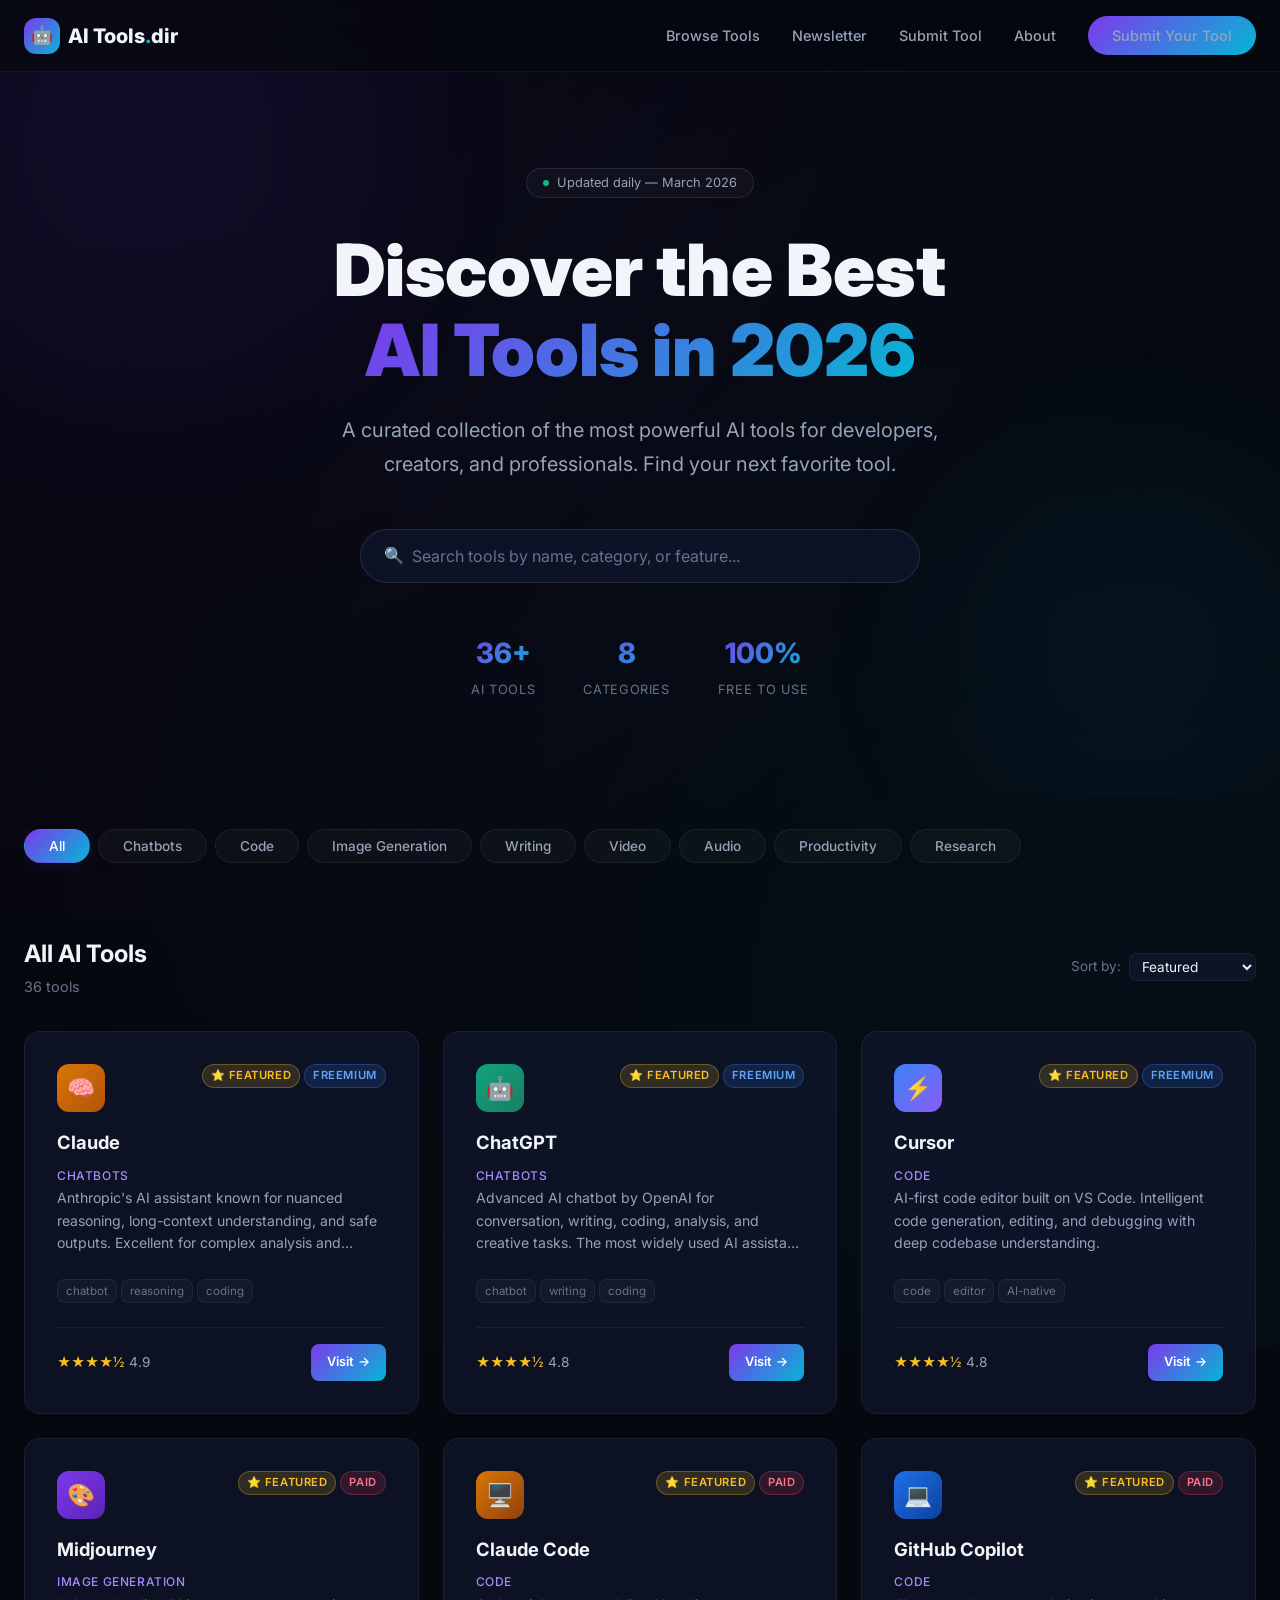
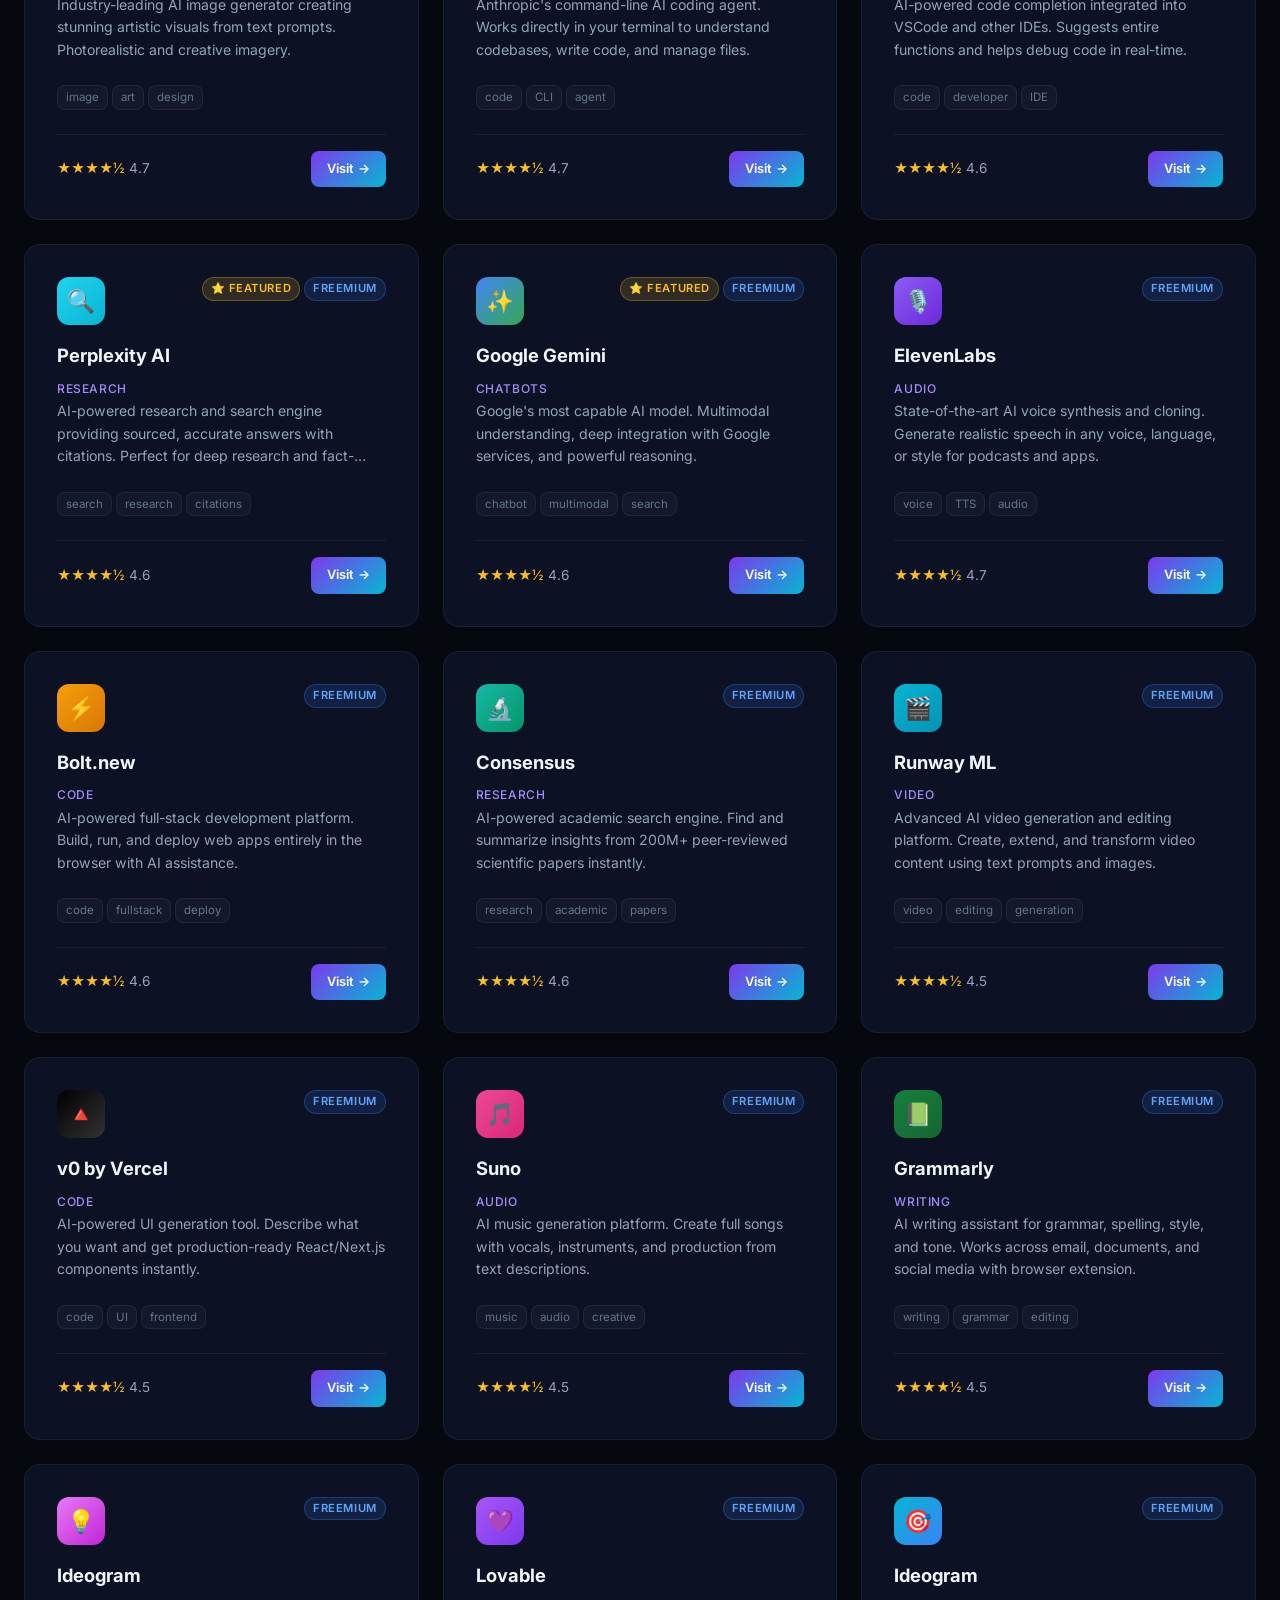
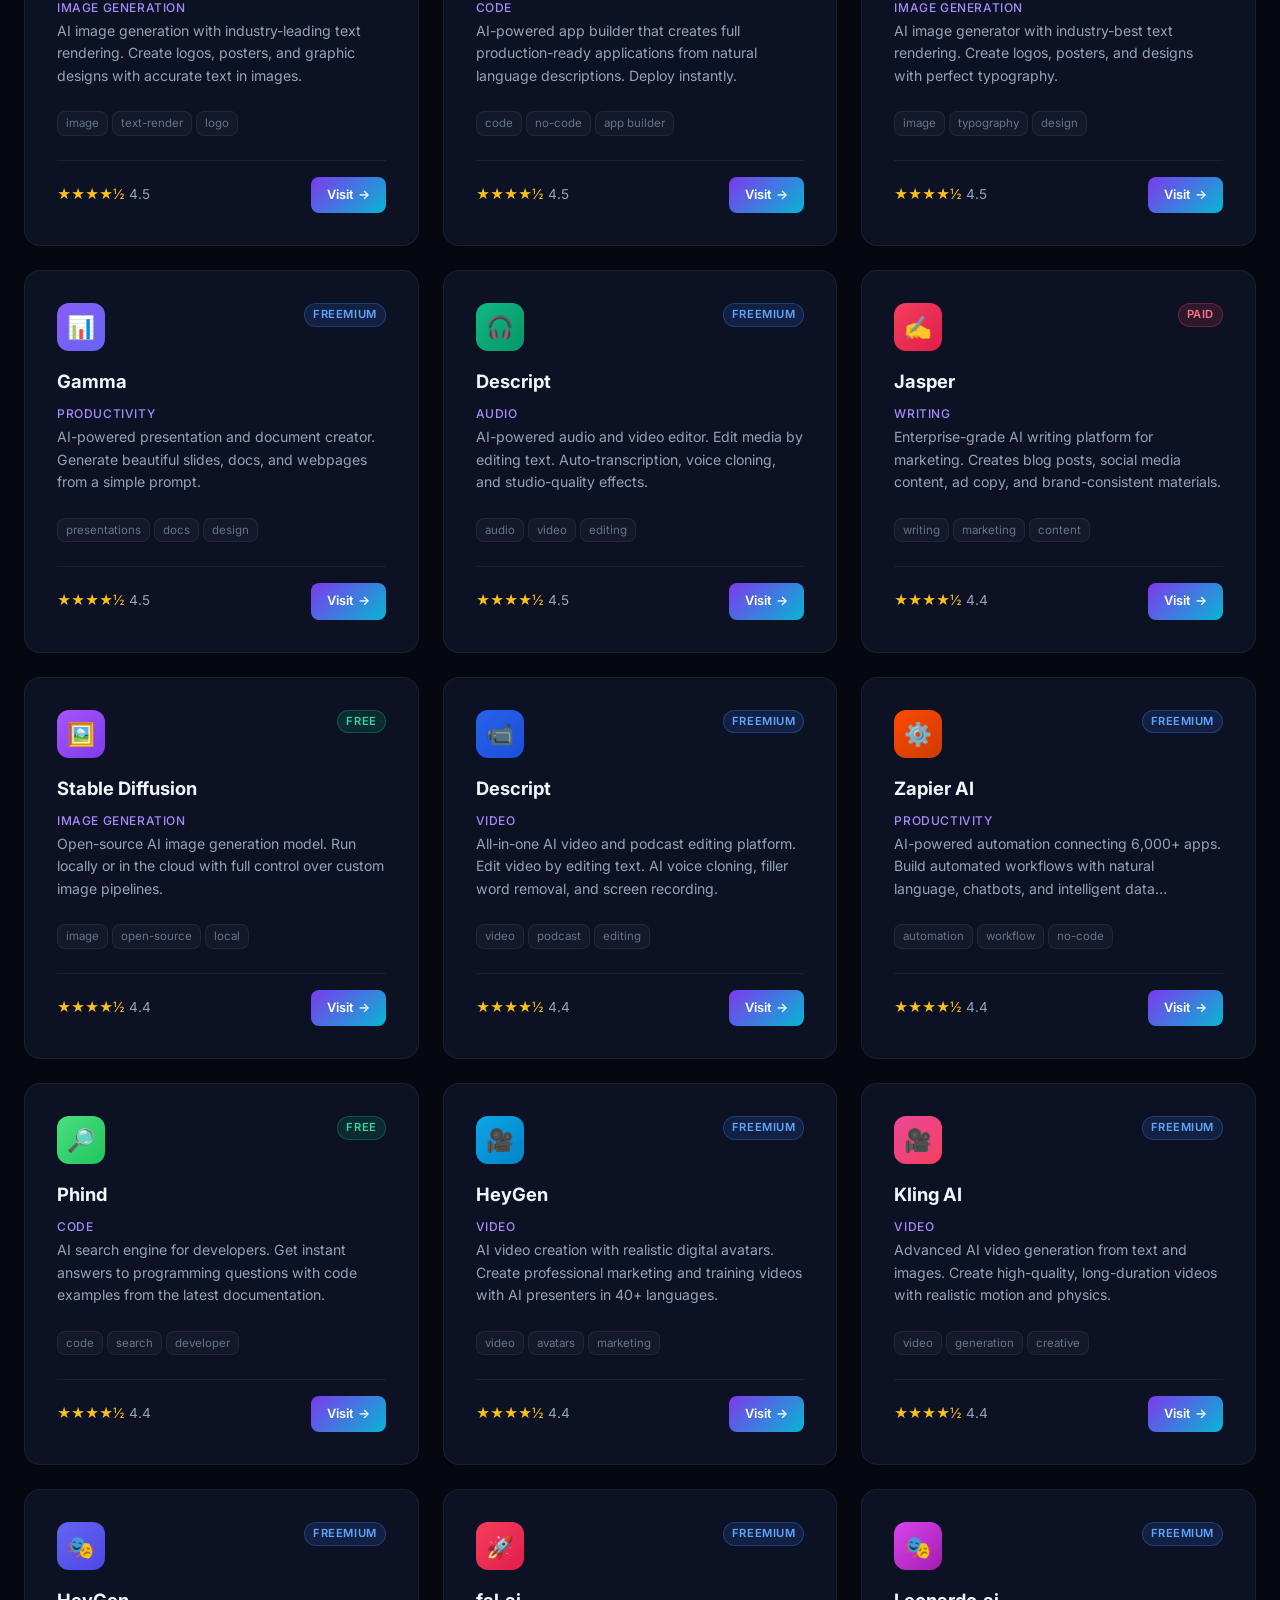
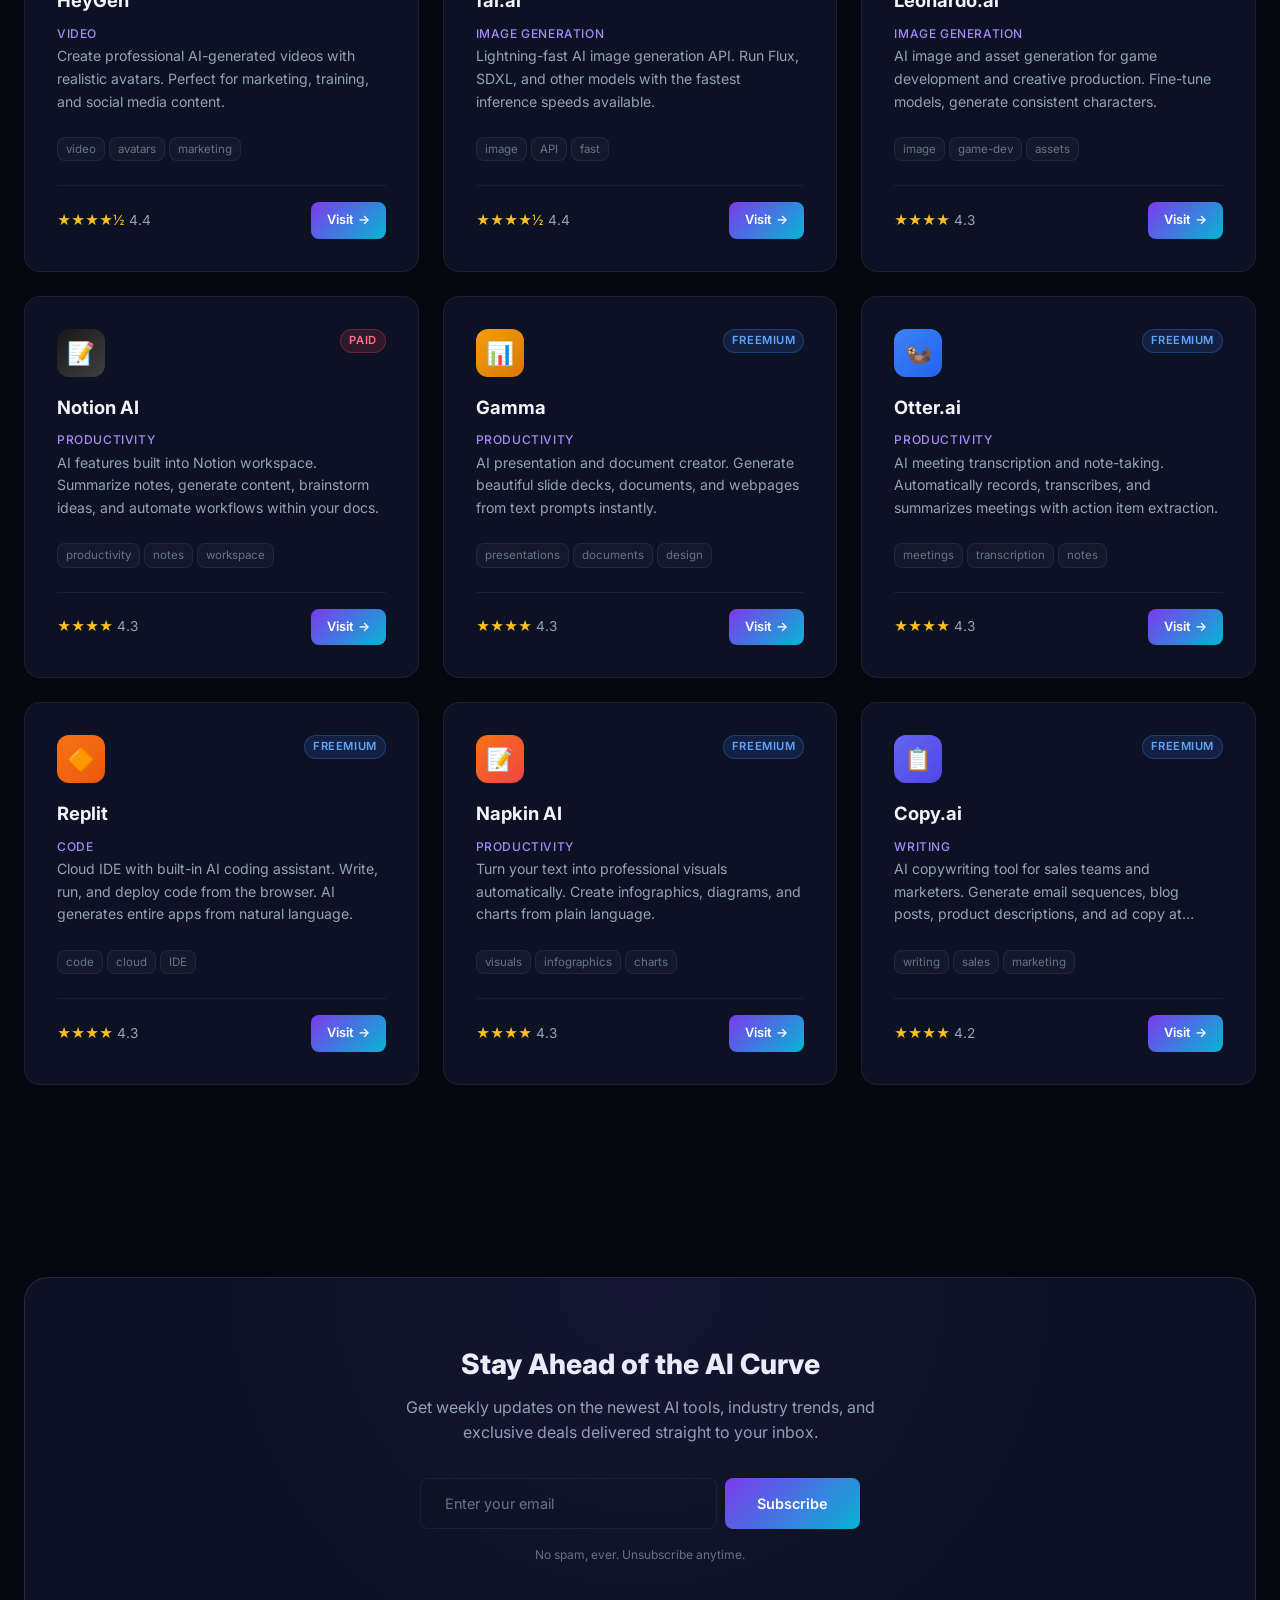
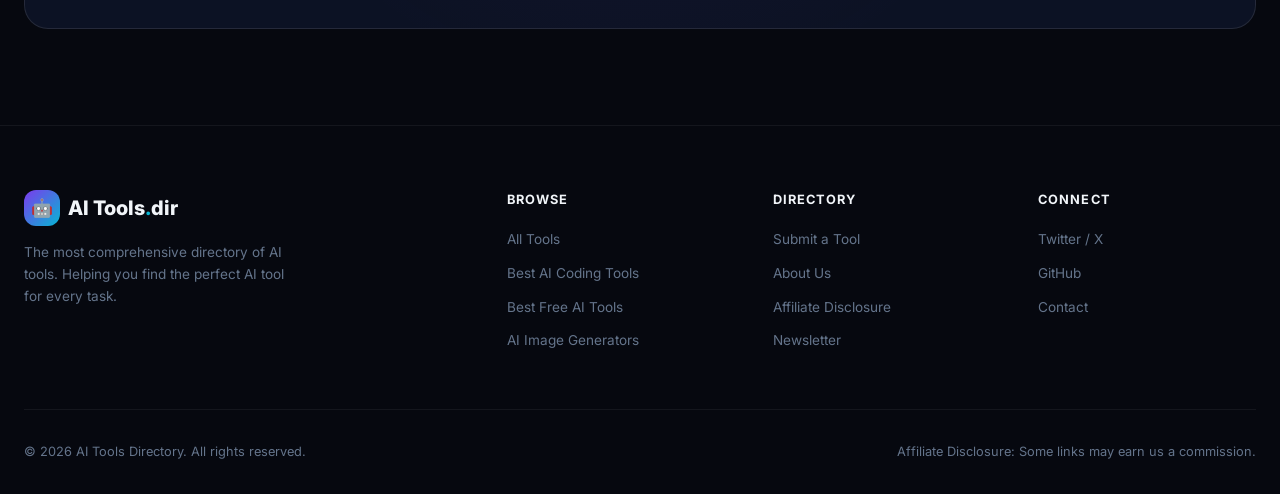
<file: index.html>
<!DOCTYPE html>
<html lang="en">
<head>
  <meta charset="UTF-8">
  <meta name="viewport" content="width=device-width, initial-scale=1.0">
  <title>AI Tools Directory — Discover the Best AI Tools in 2026</title>
  <meta name="description" content="Curated directory of 24+ best AI tools for developers, creators, and professionals. Find the perfect AI tool for coding, writing, image generation, video, audio, and productivity.">
  <meta name="keywords" content="AI tools, artificial intelligence, ChatGPT, Midjourney, GitHub Copilot, AI directory, best AI tools 2026">
  <meta name="author" content="AI Tools Directory">
  <meta name="robots" content="index, follow">

  <!-- Open Graph -->
  <meta property="og:type" content="website">
  <meta property="og:title" content="AI Tools Directory — Discover the Best AI Tools">
  <meta property="og:description" content="Curated directory of 24+ best AI tools for developers, creators, and professionals.">
  <meta property="og:url" content="https://earnest-strudel-fa4400.netlify.app">
  <meta property="og:site_name" content="AI Tools Directory">

  <!-- Twitter Card -->
  <meta name="twitter:card" content="summary_large_image">
  <meta name="twitter:title" content="AI Tools Directory — Discover the Best AI Tools">
  <meta name="twitter:description" content="Curated directory of 24+ best AI tools for developers, creators, and professionals.">

  <!-- Canonical -->
  <link rel="canonical" href="https://earnest-strudel-fa4400.netlify.app">

  <!-- Favicon -->
  <link rel="icon" href="data:image/svg+xml,<svg xmlns=%22http://www.w3.org/2000/svg%22 viewBox=%220 0 100 100%22><text y=%22.9em%22 font-size=%2290%22>🤖</text></svg>">

  <!-- Styles -->
  <link rel="stylesheet" href="css/style.css">

  <!-- JSON-LD Structured Data -->
  <script type="application/ld+json">
  {
    "@context": "https://schema.org",
    "@type": "WebSite",
    "name": "AI Tools Directory",
    "url": "https://earnest-strudel-fa4400.netlify.app",
    "description": "Curated directory of the best AI tools for developers, creators, and professionals.",
    "potentialAction": {
      "@type": "SearchAction",
      "target": "https://earnest-strudel-fa4400.netlify.app/?q={search_term_string}",
      "query-input": "required name=search_term_string"
    }
  }
  </script>

  <!-- Google Analytics — replace G-XXXXXXXXXX with your Measurement ID -->
  <!-- <script async src="https://www.googletagmanager.com/gtag/js?id=G-XXXXXXXXXX"></script>
  <script>
    window.dataLayer = window.dataLayer || [];
    function gtag(){dataLayer.push(arguments);}
    gtag('js', new Date());
    gtag('config', 'G-XXXXXXXXXX');
  </script> -->
</head>
<body>

  <!-- ========== HEADER ========== -->
  <header class="header" role="banner">
    <div class="container header__inner">
      <a href="/" class="header__logo" aria-label="AI Tools Directory Home">
        <span class="header__logo-icon">🤖</span>
        <span>AI Tools<span style="color: var(--accent-secondary)">.</span>dir</span>
      </a>

      <nav class="header__nav" id="main-nav" aria-label="Main navigation">
        <a href="#tools">Browse Tools</a>
        <a href="#newsletter">Newsletter</a>
        <a href="pages/submit.html">Submit Tool</a>
        <a href="pages/about.html">About</a>
        <a href="pages/submit.html" class="header__cta">Submit Your Tool</a>
      </nav>

      <button class="header__mobile-toggle" id="mobile-toggle" aria-label="Toggle menu">☰</button>
    </div>
  </header>

  <main>
    <!-- ========== HERO ========== -->
    <section class="hero">
      <div class="container">
        <div class="hero__badge">
          <span class="hero__badge-dot"></span>
          Updated daily — March 2026
        </div>

        <h1 class="hero__title">
          Discover the Best<br>
          <span class="hero__title-gradient">AI Tools in 2026</span>
        </h1>

        <p class="hero__subtitle">
          A curated collection of the most powerful AI tools for developers, 
          creators, and professionals. Find your next favorite tool.
        </p>

        <div class="hero__search">
          <span class="hero__search-icon">🔍</span>
          <input type="search"
                 id="search-input"
                 class="hero__search-input"
                 placeholder="Search tools by name, category, or feature..."
                 aria-label="Search AI tools"
                 autocomplete="off">
        </div>

        <div class="hero__stats">
          <div class="hero__stat">
            <span class="hero__stat-value" id="stat-tools">24+</span>
            <span class="hero__stat-label">AI Tools</span>
          </div>
          <div class="hero__stat">
            <span class="hero__stat-value" id="stat-categories">9</span>
            <span class="hero__stat-label">Categories</span>
          </div>
          <div class="hero__stat">
            <span class="hero__stat-value">100%</span>
            <span class="hero__stat-label">Free to Use</span>
          </div>
        </div>
      </div>
    </section>

    <!-- ========== CATEGORIES ========== -->
    <section class="categories" aria-label="Filter by category">
      <div class="container">
        <div class="categories__list" id="categories-list" role="tablist">
          <!-- Rendered by JS -->
        </div>
      </div>
    </section>

    <!-- ========== TOOLS GRID ========== -->
    <section class="tools-section" id="tools" aria-label="AI Tools Directory">
      <div class="container">
        <div class="tools-section__header">
          <div>
            <h2 class="tools-section__title">All AI Tools</h2>
            <span class="tools-section__count" id="tools-count">Loading...</span>
          </div>
          <div class="tools-section__sort">
            <label for="sort-select">Sort by:</label>
            <select id="sort-select">
              <option value="featured">Featured</option>
              <option value="rating">Highest Rated</option>
              <option value="name">Name A-Z</option>
              <option value="newest">Newest</option>
            </select>
          </div>
        </div>

        <div class="tools-grid" id="tools-grid">
          <!-- Rendered by JS -->
        </div>
      </div>
    </section>

    <!-- ========== NEWSLETTER ========== -->
    <section class="newsletter" id="newsletter">
      <div class="container">
        <div class="newsletter__card">
          <h2 class="newsletter__title">Stay Ahead of the AI Curve</h2>
          <p class="newsletter__subtitle">
            Get weekly updates on the newest AI tools, industry trends, 
            and exclusive deals delivered straight to your inbox.
          </p>
          <form class="newsletter__form" id="newsletter-form">
            <input type="email"
                   class="newsletter__input"
                   placeholder="Enter your email"
                   aria-label="Email address"
                   required>
            <button type="submit" class="newsletter__button">Subscribe</button>
          </form>
          <p class="newsletter__disclaimer">No spam, ever. Unsubscribe anytime.</p>
          <p class="newsletter__success" id="newsletter-success">
            ✅ You're in! Check your email for confirmation.
          </p>
        </div>
      </div>
    </section>
  </main>

  <!-- ========== FOOTER ========== -->
  <footer class="footer" role="contentinfo">
    <div class="container">
      <div class="footer__inner">
        <div>
          <a href="/" class="header__logo">
            <span class="header__logo-icon">🤖</span>
            <span>AI Tools<span style="color: var(--accent-secondary)">.</span>dir</span>
          </a>
          <p class="footer__brand-desc">
            The most comprehensive directory of AI tools. Helping you find the perfect AI tool for every task.
          </p>
        </div>

        <div>
          <h3 class="footer__heading">Browse</h3>
          <ul class="footer__links">
            <li><a href="#tools">All Tools</a></li>
            <li><a href="pages/collections/best-ai-coding-tools.html">Best AI Coding Tools</a></li>
            <li><a href="pages/collections/best-free-ai-tools.html">Best Free AI Tools</a></li>
            <li><a href="pages/collections/best-ai-image-generators.html">AI Image Generators</a></li>
          </ul>
        </div>

        <div>
          <h3 class="footer__heading">Directory</h3>
          <ul class="footer__links">
            <li><a href="pages/submit.html">Submit a Tool</a></li>
            <li><a href="pages/about.html">About Us</a></li>
            <li><a href="pages/about.html#affiliate">Affiliate Disclosure</a></li>
            <li><a href="#newsletter">Newsletter</a></li>
          </ul>
        </div>

        <div>
          <h3 class="footer__heading">Connect</h3>
          <ul class="footer__links">
            <li><a href="https://twitter.com" target="_blank" rel="noopener">Twitter / X</a></li>
            <li><a href="https://github.com" target="_blank" rel="noopener">GitHub</a></li>
            <li><a href="mailto:hello@aitools.dir">Contact</a></li>
          </ul>
        </div>
      </div>

      <div class="footer__bottom">
        <span>&copy; 2026 AI Tools Directory. All rights reserved.</span>
        <span>
          <a href="pages/about.html#affiliate" style="color: var(--text-tertiary);">
            Affiliate Disclosure: Some links may earn us a commission.
          </a>
        </span>
      </div>
    </div>
  </footer>

  <!-- Scripts -->
  <script src="js/app.js"></script>
</body>
</html>
</file>
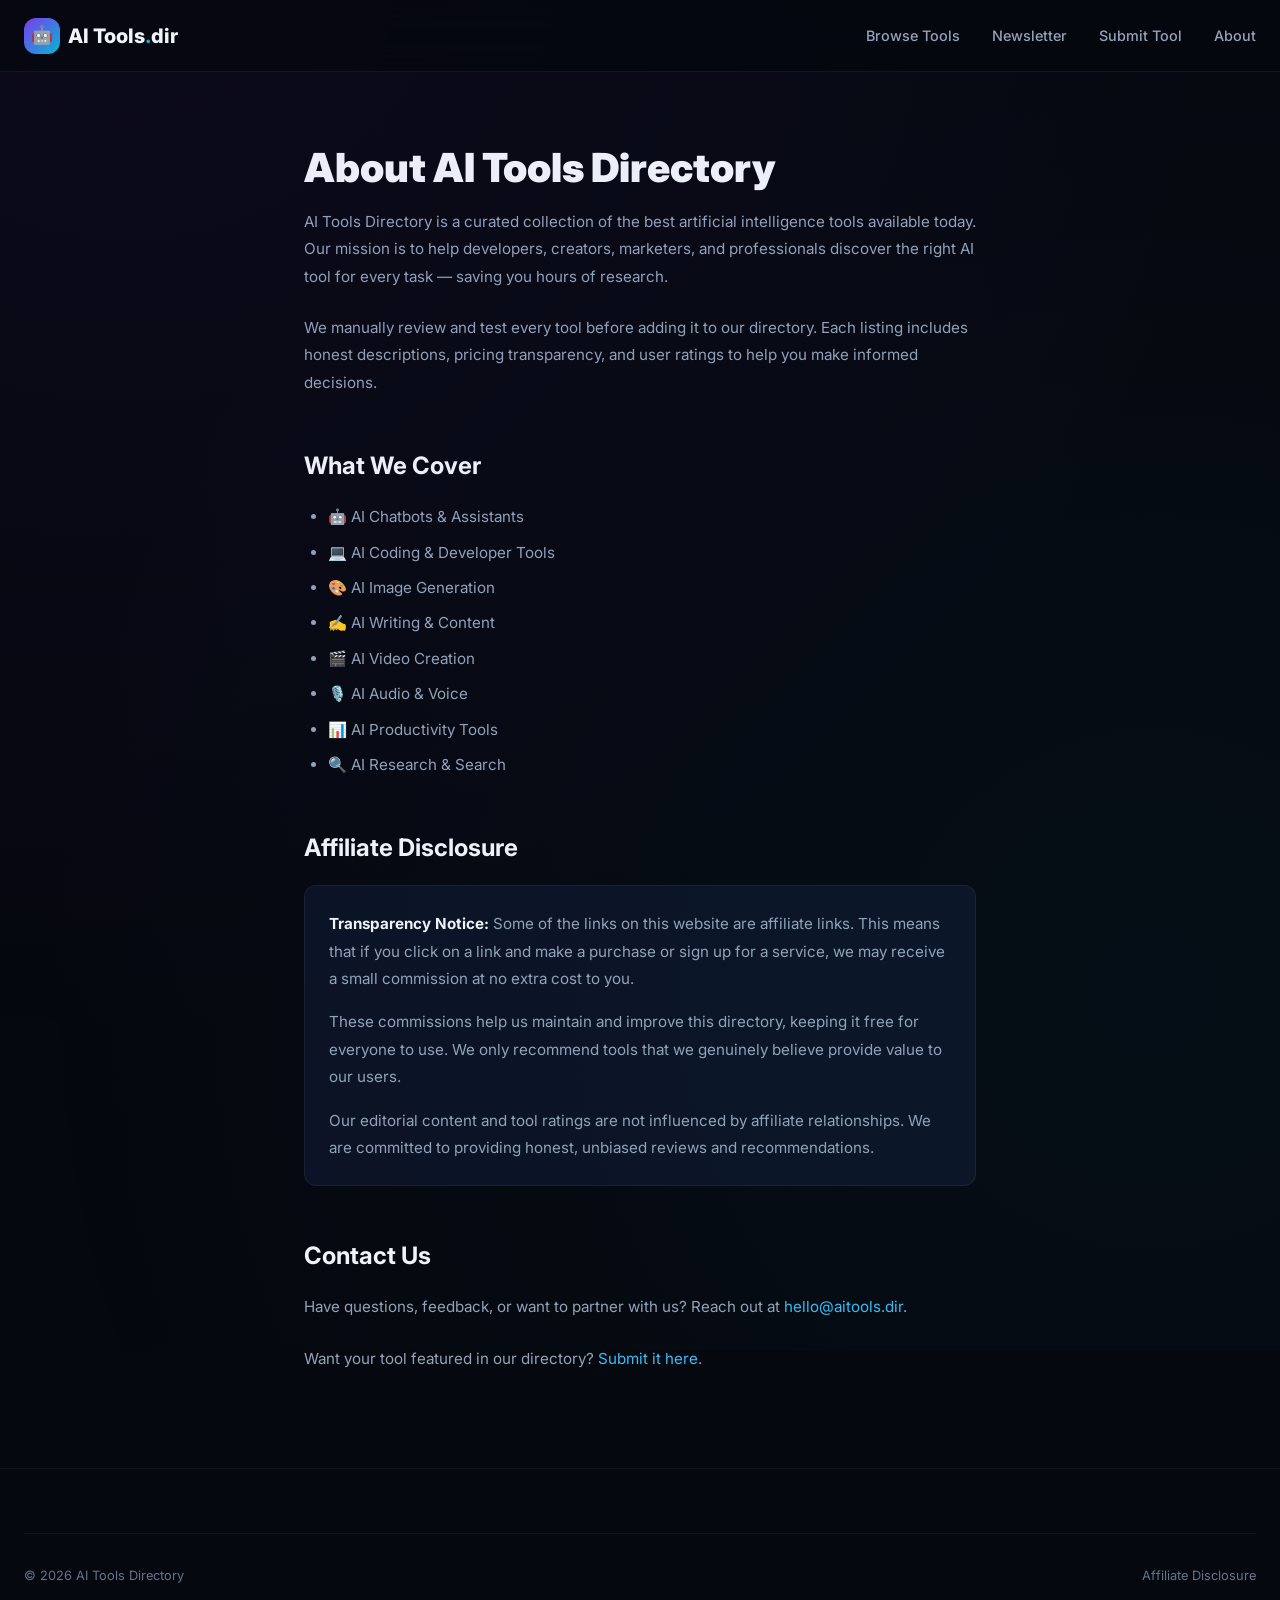
<file: pages/about.html>
<!DOCTYPE html>
<html lang="en">
<head>
  <meta charset="UTF-8">
  <meta name="viewport" content="width=device-width, initial-scale=1.0">
  <title>About — AI Tools Directory</title>
  <meta name="description" content="Learn about AI Tools Directory, our mission, and our affiliate disclosure policy.">
  <link rel="canonical" href="https://earnest-strudel-fa4400.netlify.app/pages/about.html">
  <link rel="icon" href="data:image/svg+xml,<svg xmlns=%22http://www.w3.org/2000/svg%22 viewBox=%220 0 100 100%22><text y=%22.9em%22 font-size=%2290%22>🤖</text></svg>">
  <link rel="stylesheet" href="../css/style.css">
</head>
<body>

  <header class="header" role="banner">
    <div class="container header__inner">
      <a href="../index.html" class="header__logo" aria-label="AI Tools Directory Home">
        <span class="header__logo-icon">🤖</span>
        <span>AI Tools<span style="color: var(--accent-secondary)">.</span>dir</span>
      </a>
      <nav class="header__nav" id="main-nav">
        <a href="../index.html#tools">Browse Tools</a>
        <a href="../index.html#newsletter">Newsletter</a>
        <a href="submit.html">Submit Tool</a>
        <a href="about.html">About</a>
      </nav>
      <button class="header__mobile-toggle" id="mobile-toggle" aria-label="Toggle menu">☰</button>
    </div>
  </header>

  <main class="page-content">
    <div class="container" style="max-width: 720px;">
      <h1 class="page-title">About AI Tools Directory</h1>
      
      <div style="color: var(--text-secondary); line-height: 1.8; font-size: 0.95rem;">
        <p style="margin-bottom: var(--space-lg);">
          AI Tools Directory is a curated collection of the best artificial intelligence tools 
          available today. Our mission is to help developers, creators, marketers, and professionals 
          discover the right AI tool for every task — saving you hours of research.
        </p>

        <p style="margin-bottom: var(--space-lg);">
          We manually review and test every tool before adding it to our directory. Each listing 
          includes honest descriptions, pricing transparency, and user ratings to help you make 
          informed decisions.
        </p>

        <h2 style="font-size: 1.5rem; color: var(--text-primary); margin: var(--space-2xl) 0 var(--space-md);">
          What We Cover
        </h2>

        <ul style="padding-left: var(--space-lg); margin-bottom: var(--space-xl);">
          <li style="margin-bottom: var(--space-sm);">🤖 AI Chatbots & Assistants</li>
          <li style="margin-bottom: var(--space-sm);">💻 AI Coding & Developer Tools</li>
          <li style="margin-bottom: var(--space-sm);">🎨 AI Image Generation</li>
          <li style="margin-bottom: var(--space-sm);">✍️ AI Writing & Content</li>
          <li style="margin-bottom: var(--space-sm);">🎬 AI Video Creation</li>
          <li style="margin-bottom: var(--space-sm);">🎙️ AI Audio & Voice</li>
          <li style="margin-bottom: var(--space-sm);">📊 AI Productivity Tools</li>
          <li style="margin-bottom: var(--space-sm);">🔍 AI Research & Search</li>
        </ul>

        <h2 id="affiliate" style="font-size: 1.5rem; color: var(--text-primary); margin: var(--space-2xl) 0 var(--space-md);">
          Affiliate Disclosure
        </h2>

        <div style="padding: var(--space-lg); background: var(--bg-card); border: 1px solid var(--border-subtle); border-radius: var(--radius-md); margin-bottom: var(--space-xl);">
          <p style="margin-bottom: var(--space-md);">
            <strong style="color: var(--text-primary);">Transparency Notice:</strong> 
            Some of the links on this website are affiliate links. This means that if you click 
            on a link and make a purchase or sign up for a service, we may receive a small 
            commission at no extra cost to you.
          </p>
          <p style="margin-bottom: var(--space-md);">
            These commissions help us maintain and improve this directory, keeping it free 
            for everyone to use. We only recommend tools that we genuinely believe provide 
            value to our users.
          </p>
          <p>
            Our editorial content and tool ratings are not influenced by affiliate relationships. 
            We are committed to providing honest, unbiased reviews and recommendations.
          </p>
        </div>

        <h2 style="font-size: 1.5rem; color: var(--text-primary); margin: var(--space-2xl) 0 var(--space-md);">
          Contact Us
        </h2>

        <p style="margin-bottom: var(--space-lg);">
          Have questions, feedback, or want to partner with us? Reach out at 
          <a href="mailto:hello@aitools.dir">hello@aitools.dir</a>.
        </p>

        <p>
          Want your tool featured in our directory? 
          <a href="submit.html">Submit it here</a>.
        </p>
      </div>
    </div>
  </main>

  <footer class="footer">
    <div class="container">
      <div class="footer__bottom">
        <span>&copy; 2026 AI Tools Directory</span>
        <a href="#affiliate" style="color: var(--text-tertiary);">Affiliate Disclosure</a>
      </div>
    </div>
  </footer>

  <script>
    const toggle = document.getElementById('mobile-toggle');
    const nav = document.getElementById('main-nav');
    if (toggle && nav) {
      toggle.addEventListener('click', () => {
        nav.classList.toggle('mobile-open');
        toggle.textContent = nav.classList.contains('mobile-open') ? '✕' : '☰';
      });
    }
    window.addEventListener('scroll', () => {
      document.querySelector('.header').classList.toggle('scrolled', window.scrollY > 20);
    }, { passive: true });
  </script>
</body>
</html>
</file>
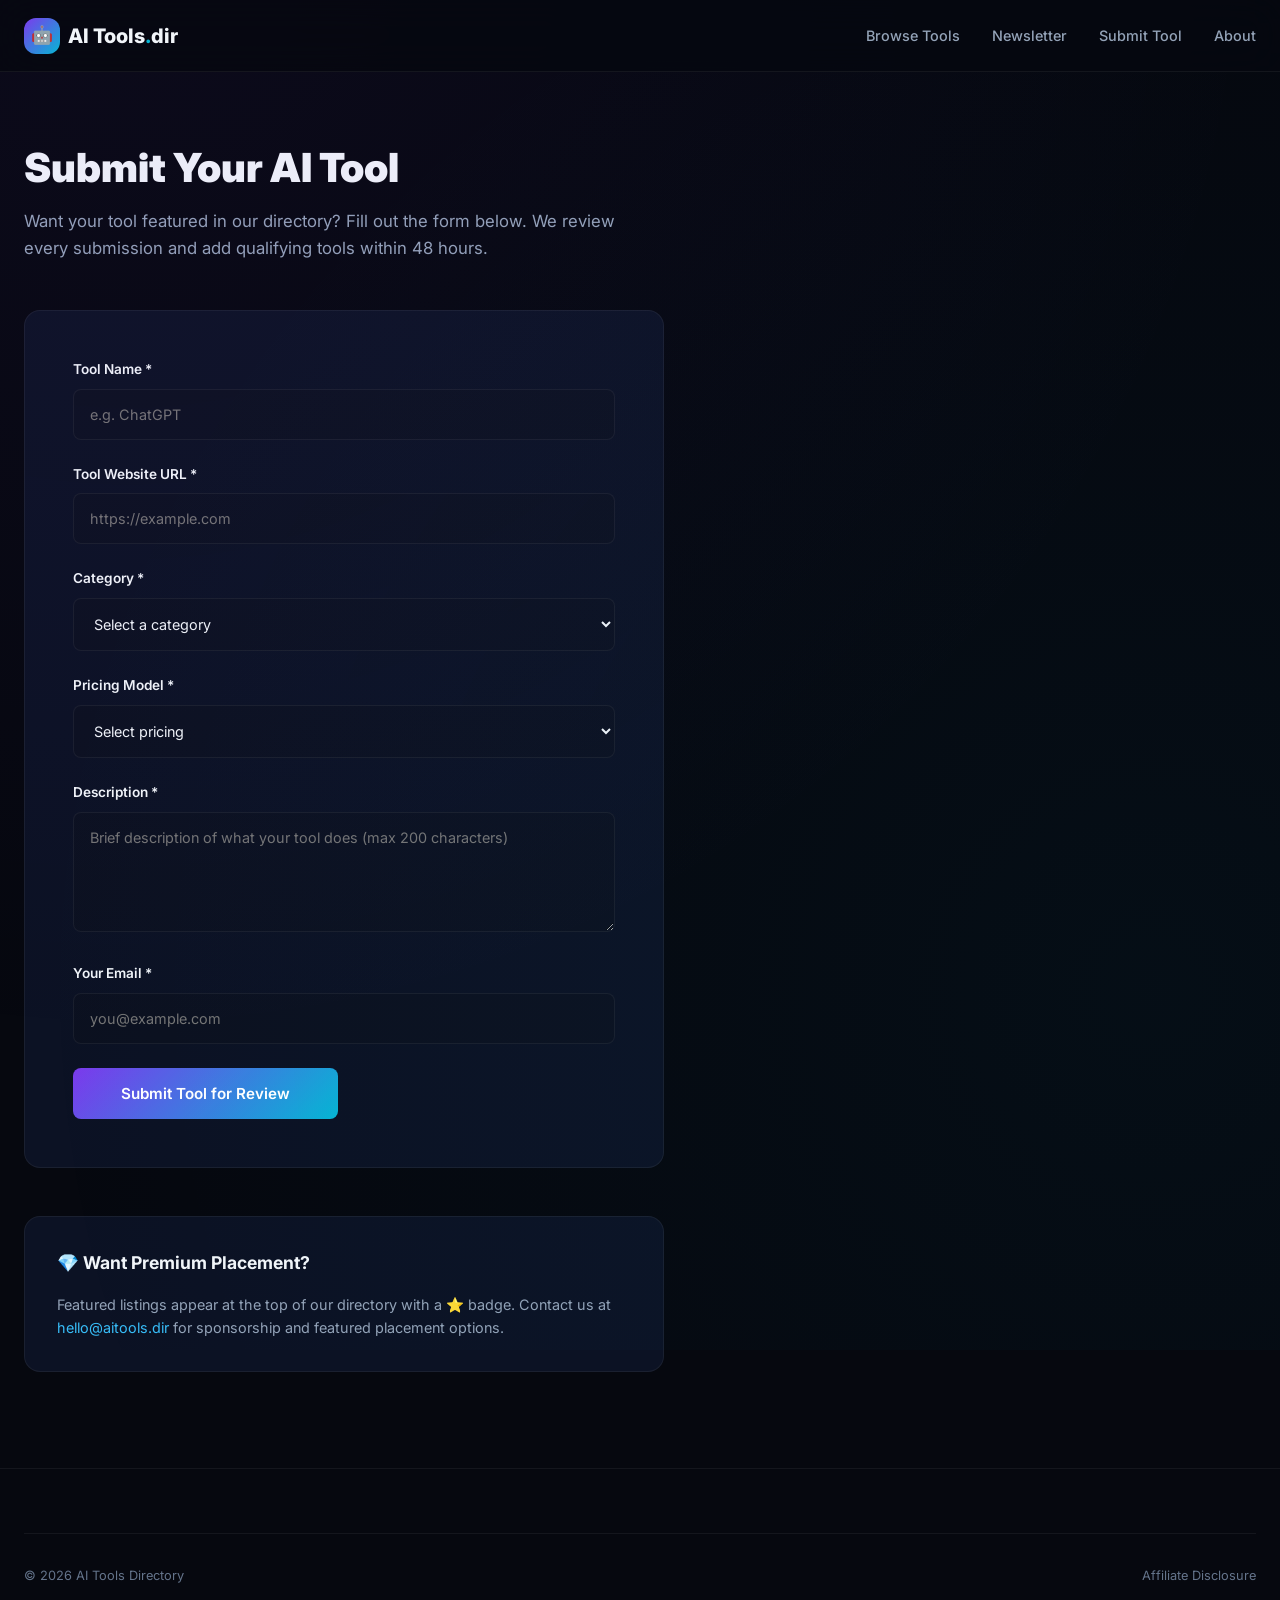
<file: pages/submit.html>
<!DOCTYPE html>
<html lang="en">
<head>
  <meta charset="UTF-8">
  <meta name="viewport" content="width=device-width, initial-scale=1.0">
  <title>Submit Your AI Tool — AI Tools Directory</title>
  <meta name="description" content="Submit your AI tool to be featured in our curated directory. Reach thousands of developers, creators, and professionals.">
  <link rel="canonical" href="https://earnest-strudel-fa4400.netlify.app/pages/submit.html">
  <link rel="icon" href="data:image/svg+xml,<svg xmlns=%22http://www.w3.org/2000/svg%22 viewBox=%220 0 100 100%22><text y=%22.9em%22 font-size=%2290%22>🤖</text></svg>">
  <link rel="stylesheet" href="../css/style.css">
</head>
<body>

  <header class="header" role="banner">
    <div class="container header__inner">
      <a href="../index.html" class="header__logo" aria-label="AI Tools Directory Home">
        <span class="header__logo-icon">🤖</span>
        <span>AI Tools<span style="color: var(--accent-secondary)">.</span>dir</span>
      </a>
      <nav class="header__nav" id="main-nav">
        <a href="../index.html#tools">Browse Tools</a>
        <a href="../index.html#newsletter">Newsletter</a>
        <a href="submit.html">Submit Tool</a>
        <a href="about.html">About</a>
      </nav>
      <button class="header__mobile-toggle" id="mobile-toggle" aria-label="Toggle menu">☰</button>
    </div>
  </header>

  <main class="page-content">
    <div class="container">
      <h1 class="page-title">Submit Your AI Tool</h1>
      <p class="page-subtitle">
        Want your tool featured in our directory? Fill out the form below. 
        We review every submission and add qualifying tools within 48 hours.
      </p>

      <div class="form-card">
        <form action="https://formspree.io/f/YOUR_FORM_ID" method="POST" id="submit-form">
          <div class="form-group">
            <label for="tool-name">Tool Name *</label>
            <input type="text" id="tool-name" name="tool_name" required placeholder="e.g. ChatGPT">
          </div>

          <div class="form-group">
            <label for="tool-url">Tool Website URL *</label>
            <input type="url" id="tool-url" name="tool_url" required placeholder="https://example.com">
          </div>

          <div class="form-group">
            <label for="tool-category">Category *</label>
            <select id="tool-category" name="category" required>
              <option value="">Select a category</option>
              <option value="Chatbots">Chatbots</option>
              <option value="Code">Code</option>
              <option value="Image Generation">Image Generation</option>
              <option value="Writing">Writing</option>
              <option value="Video">Video</option>
              <option value="Audio">Audio</option>
              <option value="Productivity">Productivity</option>
              <option value="Research">Research</option>
              <option value="Other">Other</option>
            </select>
          </div>

          <div class="form-group">
            <label for="tool-pricing">Pricing Model *</label>
            <select id="tool-pricing" name="pricing" required>
              <option value="">Select pricing</option>
              <option value="free">Free</option>
              <option value="freemium">Freemium</option>
              <option value="paid">Paid</option>
            </select>
          </div>

          <div class="form-group">
            <label for="tool-description">Description *</label>
            <textarea id="tool-description" name="description" required
                      placeholder="Brief description of what your tool does (max 200 characters)"></textarea>
          </div>

          <div class="form-group">
            <label for="contact-email">Your Email *</label>
            <input type="email" id="contact-email" name="email" required placeholder="you@example.com">
          </div>

          <input type="hidden" name="_subject" value="New AI Tool Submission">

          <button type="submit" class="form-submit">Submit Tool for Review</button>
        </form>
      </div>

      <div style="margin-top: var(--space-2xl); padding: var(--space-xl); background: var(--bg-card); border: 1px solid var(--border-subtle); border-radius: var(--radius-lg); max-width: 640px;">
        <h3 style="font-size: 1.1rem; margin-bottom: var(--space-md);">💎 Want Premium Placement?</h3>
        <p style="color: var(--text-secondary); font-size: 0.9rem; line-height: 1.6;">
          Featured listings appear at the top of our directory with a ⭐ badge. 
          Contact us at <a href="mailto:hello@aitools.dir">hello@aitools.dir</a> 
          for sponsorship and featured placement options.
        </p>
      </div>
    </div>
  </main>

  <footer class="footer">
    <div class="container">
      <div class="footer__bottom">
        <span>&copy; 2026 AI Tools Directory</span>
        <a href="about.html#affiliate" style="color: var(--text-tertiary);">Affiliate Disclosure</a>
      </div>
    </div>
  </footer>

  <script>
    // Mobile menu toggle
    const toggle = document.getElementById('mobile-toggle');
    const nav = document.getElementById('main-nav');
    if (toggle && nav) {
      toggle.addEventListener('click', () => {
        nav.classList.toggle('mobile-open');
        toggle.textContent = nav.classList.contains('mobile-open') ? '✕' : '☰';
      });
    }
    // Header scroll
    window.addEventListener('scroll', () => {
      document.querySelector('.header').classList.toggle('scrolled', window.scrollY > 20);
    }, { passive: true });
  </script>
</body>
</html>
</file>
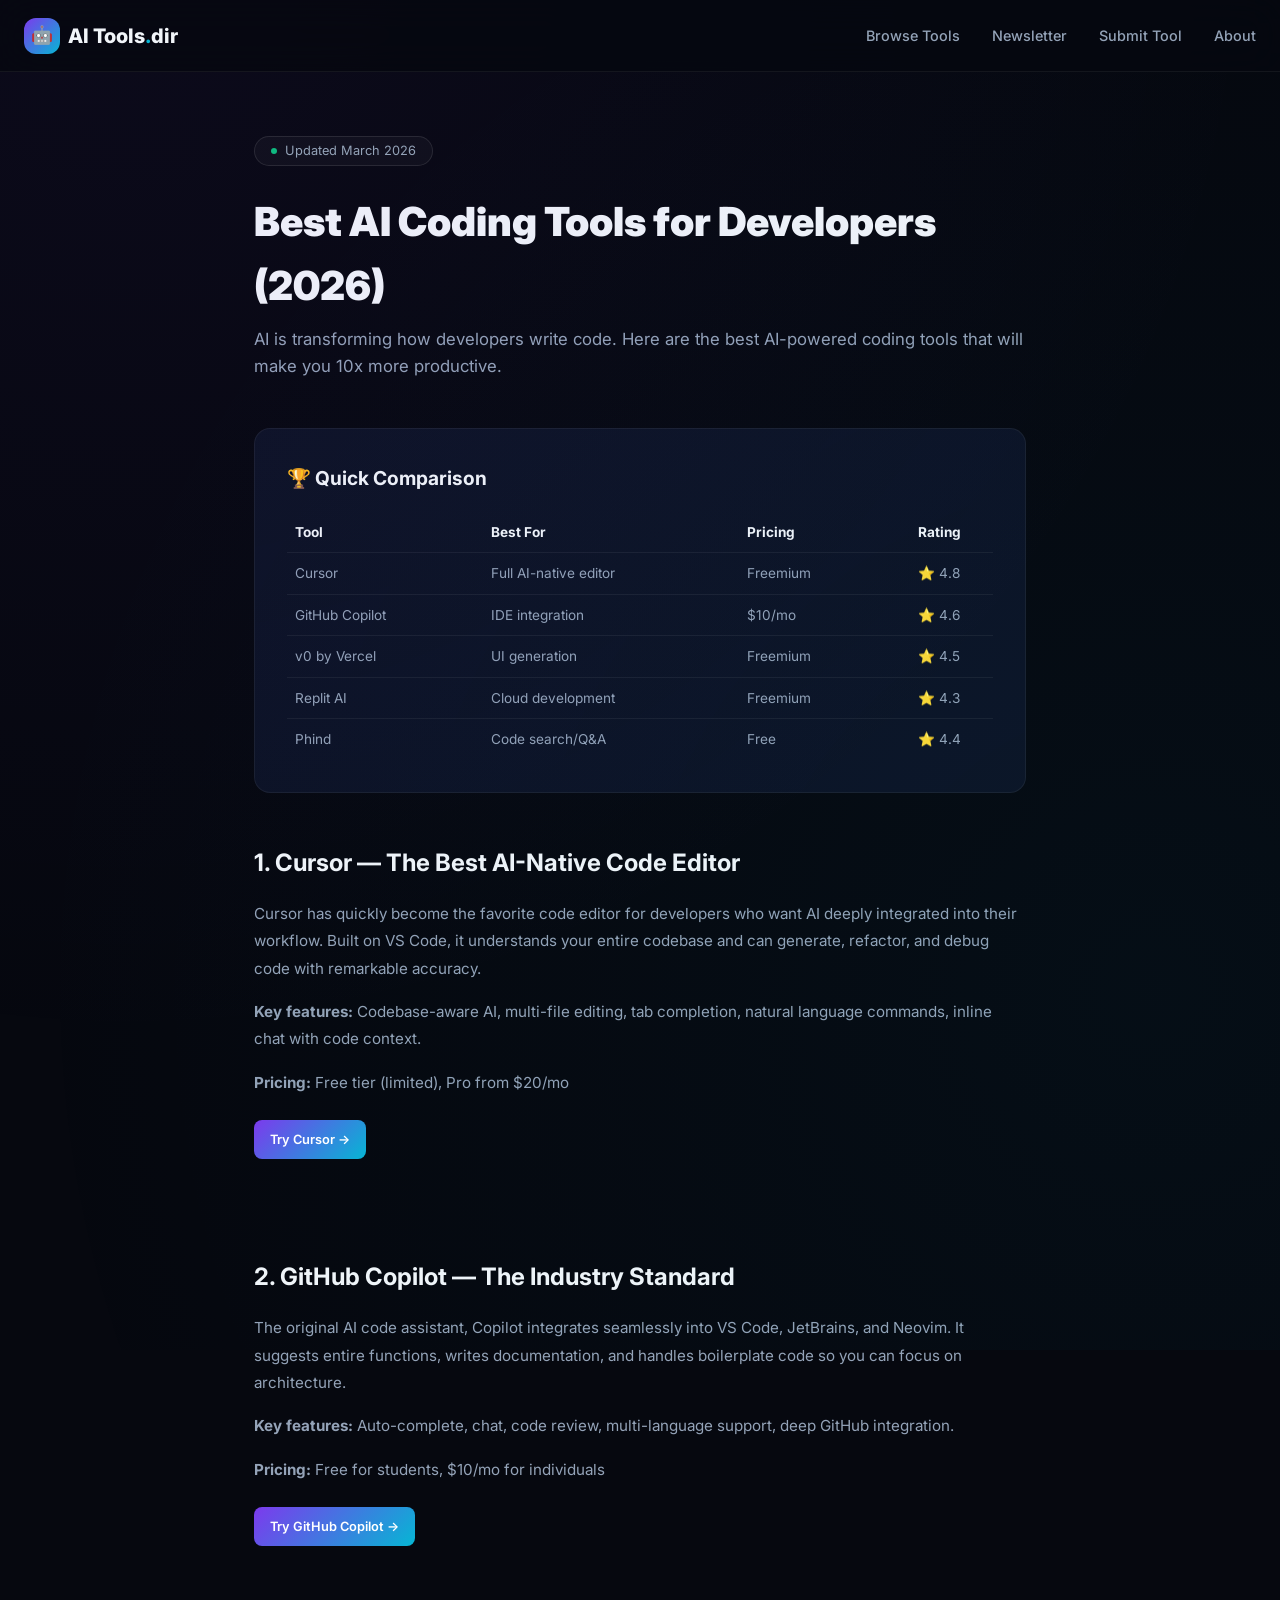
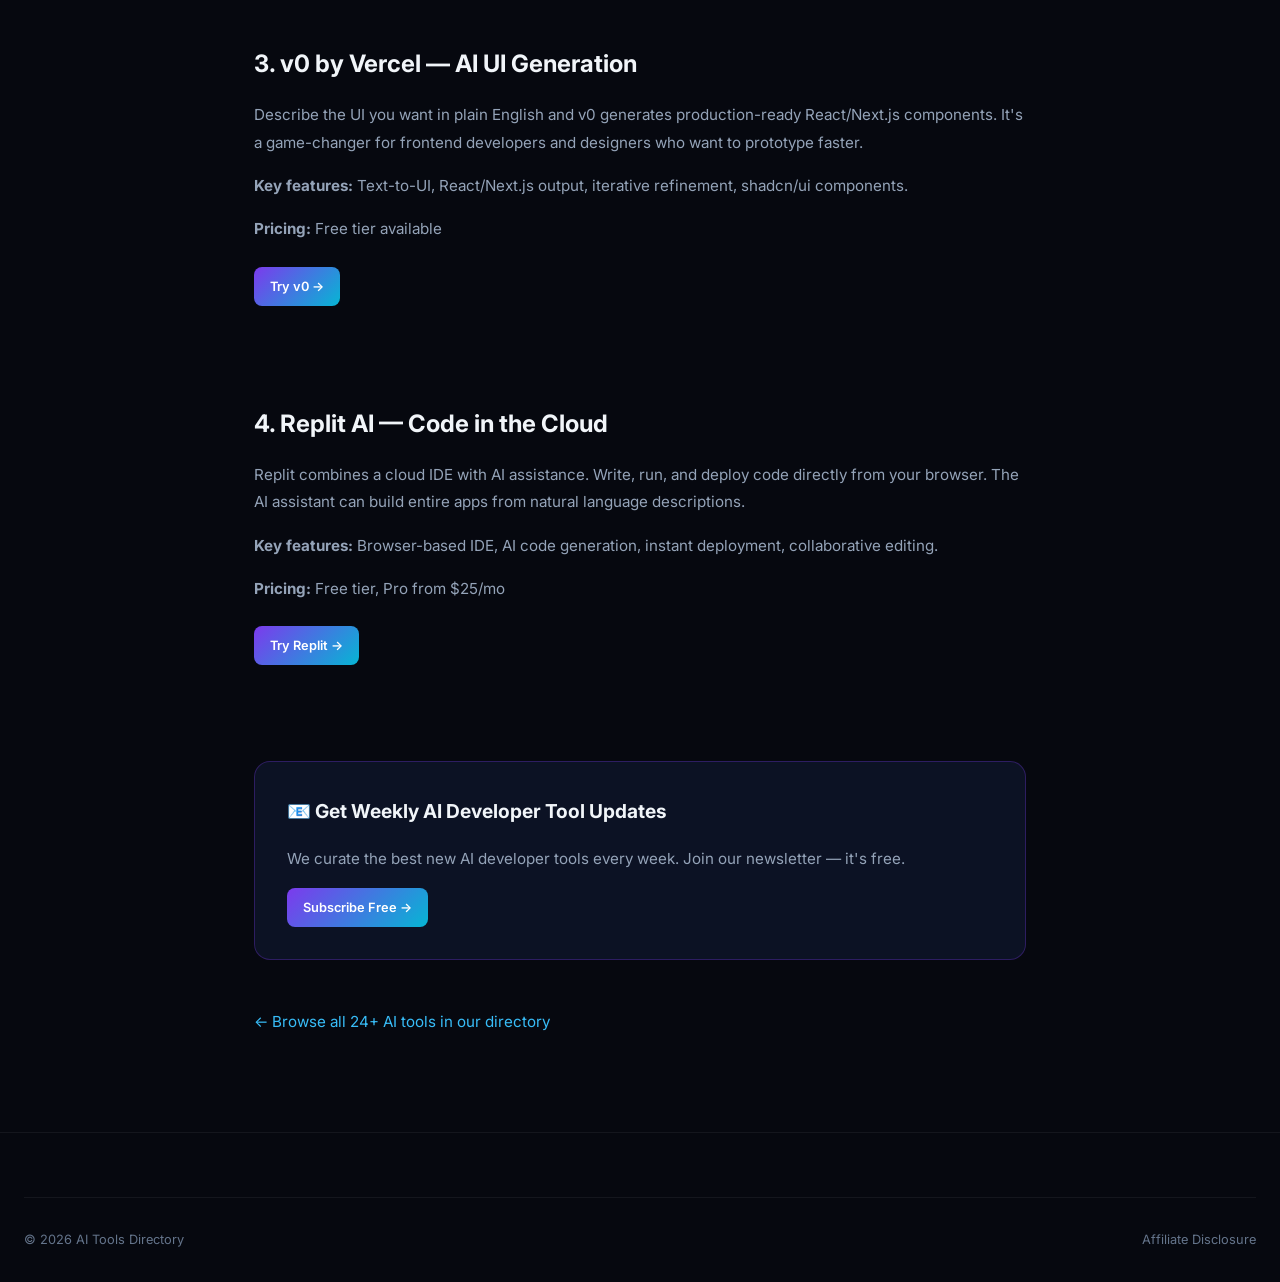
<file: pages/collections/best-ai-coding-tools.html>
<!DOCTYPE html>
<html lang="en">
<head>
  <meta charset="UTF-8">
  <meta name="viewport" content="width=device-width, initial-scale=1.0">
  <title>Best AI Coding Tools for Developers in 2026 — Top AI Programming Assistants</title>
  <meta name="description" content="Top AI coding tools for developers in 2026: Cursor, GitHub Copilot, v0, Phind & more. Boost your productivity with AI-powered code editors and assistants.">
  <meta name="keywords" content="best AI coding tools, AI programming tools 2026, AI code editor, GitHub Copilot alternatives, Cursor AI">
  <link rel="canonical" href="https://earnest-strudel-fa4400.netlify.app/pages/collections/best-ai-coding-tools.html">
  <link rel="icon" href="data:image/svg+xml,<svg xmlns=%22http://www.w3.org/2000/svg%22 viewBox=%220 0 100 100%22><text y=%22.9em%22 font-size=%2290%22>🤖</text></svg>">
  <link rel="stylesheet" href="../../css/style.css">

  <script type="application/ld+json">
  {
    "@context": "https://schema.org",
    "@type": "Article",
    "headline": "Best AI Coding Tools for Developers in 2026",
    "description": "Curated list of the best AI coding tools and programming assistants in 2026",
    "datePublished": "2026-03-27",
    "author": {"@type": "Organization", "name": "AI Tools Directory"}
  }
  </script>
</head>
<body>

  <header class="header" role="banner">
    <div class="container header__inner">
      <a href="../../index.html" class="header__logo">
        <span class="header__logo-icon">🤖</span>
        <span>AI Tools<span style="color: var(--accent-secondary)">.</span>dir</span>
      </a>
      <nav class="header__nav" id="main-nav">
        <a href="../../index.html#tools">Browse Tools</a>
        <a href="../../index.html#newsletter">Newsletter</a>
        <a href="../submit.html">Submit Tool</a>
        <a href="../about.html">About</a>
      </nav>
      <button class="header__mobile-toggle" id="mobile-toggle" aria-label="Toggle menu">☰</button>
    </div>
  </header>

  <main class="page-content">
    <div class="container" style="max-width: 820px;">
      <div class="hero__badge" style="margin-bottom: var(--space-lg);">
        <span class="hero__badge-dot"></span>
        Updated March 2026
      </div>

      <h1 class="page-title">Best AI Coding Tools for Developers (2026)</h1>
      <p class="page-subtitle" style="max-width: 100%;">
        AI is transforming how developers write code. Here are the best AI-powered coding tools 
        that will make you 10x more productive.
      </p>

      <article style="color: var(--text-secondary); line-height: 1.8; font-size: 0.95rem;">

        <div style="background: var(--bg-card); border: 1px solid var(--border-subtle); border-radius: var(--radius-lg); padding: var(--space-xl); margin-bottom: var(--space-2xl);">
          <h2 style="font-size: 1.2rem; color: var(--text-primary); margin-bottom: var(--space-md);">🏆 Quick Comparison</h2>
          <table style="width: 100%; border-collapse: collapse; font-size: 0.85rem;">
            <thead>
              <tr style="border-bottom: 1px solid var(--border-subtle);">
                <th style="text-align: left; padding: var(--space-sm); color: var(--text-primary);">Tool</th>
                <th style="text-align: left; padding: var(--space-sm); color: var(--text-primary);">Best For</th>
                <th style="text-align: left; padding: var(--space-sm); color: var(--text-primary);">Pricing</th>
                <th style="text-align: center; padding: var(--space-sm); color: var(--text-primary);">Rating</th>
              </tr>
            </thead>
            <tbody>
              <tr style="border-bottom: 1px solid var(--border-subtle);">
                <td style="padding: var(--space-sm);">Cursor</td>
                <td style="padding: var(--space-sm);">Full AI-native editor</td>
                <td style="padding: var(--space-sm);">Freemium</td>
                <td style="text-align: center; padding: var(--space-sm);">⭐ 4.8</td>
              </tr>
              <tr style="border-bottom: 1px solid var(--border-subtle);">
                <td style="padding: var(--space-sm);">GitHub Copilot</td>
                <td style="padding: var(--space-sm);">IDE integration</td>
                <td style="padding: var(--space-sm);">$10/mo</td>
                <td style="text-align: center; padding: var(--space-sm);">⭐ 4.6</td>
              </tr>
              <tr style="border-bottom: 1px solid var(--border-subtle);">
                <td style="padding: var(--space-sm);">v0 by Vercel</td>
                <td style="padding: var(--space-sm);">UI generation</td>
                <td style="padding: var(--space-sm);">Freemium</td>
                <td style="text-align: center; padding: var(--space-sm);">⭐ 4.5</td>
              </tr>
              <tr style="border-bottom: 1px solid var(--border-subtle);">
                <td style="padding: var(--space-sm);">Replit AI</td>
                <td style="padding: var(--space-sm);">Cloud development</td>
                <td style="padding: var(--space-sm);">Freemium</td>
                <td style="text-align: center; padding: var(--space-sm);">⭐ 4.3</td>
              </tr>
              <tr>
                <td style="padding: var(--space-sm);">Phind</td>
                <td style="padding: var(--space-sm);">Code search/Q&A</td>
                <td style="padding: var(--space-sm);">Free</td>
                <td style="text-align: center; padding: var(--space-sm);">⭐ 4.4</td>
              </tr>
            </tbody>
          </table>
        </div>

        <h2 style="font-size: 1.5rem; color: var(--text-primary); margin: var(--space-2xl) 0 var(--space-md);">1. Cursor — The Best AI-Native Code Editor</h2>
        <p style="margin-bottom: var(--space-md);">Cursor has quickly become the favorite code editor for developers who want AI deeply integrated into their workflow. Built on VS Code, it understands your entire codebase and can generate, refactor, and debug code with remarkable accuracy.</p>
        <p style="margin-bottom: var(--space-md);"><strong>Key features:</strong> Codebase-aware AI, multi-file editing, tab completion, natural language commands, inline chat with code context.</p>
        <p style="margin-bottom: var(--space-lg);"><strong>Pricing:</strong> Free tier (limited), Pro from $20/mo</p>
        <a href="https://cursor.com" target="_blank" rel="noopener" class="tool-card__cta" style="display: inline-flex; margin-bottom: var(--space-2xl);">Try Cursor →</a>

        <h2 style="font-size: 1.5rem; color: var(--text-primary); margin: var(--space-2xl) 0 var(--space-md);">2. GitHub Copilot — The Industry Standard</h2>
        <p style="margin-bottom: var(--space-md);">The original AI code assistant, Copilot integrates seamlessly into VS Code, JetBrains, and Neovim. It suggests entire functions, writes documentation, and handles boilerplate code so you can focus on architecture.</p>
        <p style="margin-bottom: var(--space-md);"><strong>Key features:</strong> Auto-complete, chat, code review, multi-language support, deep GitHub integration.</p>
        <p style="margin-bottom: var(--space-lg);"><strong>Pricing:</strong> Free for students, $10/mo for individuals</p>
        <a href="https://github.com/features/copilot" target="_blank" rel="noopener" class="tool-card__cta" style="display: inline-flex; margin-bottom: var(--space-2xl);">Try GitHub Copilot →</a>

        <h2 style="font-size: 1.5rem; color: var(--text-primary); margin: var(--space-2xl) 0 var(--space-md);">3. v0 by Vercel — AI UI Generation</h2>
        <p style="margin-bottom: var(--space-md);">Describe the UI you want in plain English and v0 generates production-ready React/Next.js components. It's a game-changer for frontend developers and designers who want to prototype faster.</p>
        <p style="margin-bottom: var(--space-md);"><strong>Key features:</strong> Text-to-UI, React/Next.js output, iterative refinement, shadcn/ui components.</p>
        <p style="margin-bottom: var(--space-lg);"><strong>Pricing:</strong> Free tier available</p>
        <a href="https://v0.dev" target="_blank" rel="noopener" class="tool-card__cta" style="display: inline-flex; margin-bottom: var(--space-2xl);">Try v0 →</a>

        <h2 style="font-size: 1.5rem; color: var(--text-primary); margin: var(--space-2xl) 0 var(--space-md);">4. Replit AI — Code in the Cloud</h2>
        <p style="margin-bottom: var(--space-md);">Replit combines a cloud IDE with AI assistance. Write, run, and deploy code directly from your browser. The AI assistant can build entire apps from natural language descriptions.</p>
        <p style="margin-bottom: var(--space-md);"><strong>Key features:</strong> Browser-based IDE, AI code generation, instant deployment, collaborative editing.</p>
        <p style="margin-bottom: var(--space-lg);"><strong>Pricing:</strong> Free tier, Pro from $25/mo</p>
        <a href="https://replit.com" target="_blank" rel="noopener" class="tool-card__cta" style="display: inline-flex; margin-bottom: var(--space-2xl);">Try Replit →</a>

        <div style="background: var(--bg-card); border: 1px solid var(--border-accent); border-radius: var(--radius-lg); padding: var(--space-xl); margin: var(--space-2xl) 0;">
          <h2 style="font-size: 1.2rem; color: var(--text-primary); margin-bottom: var(--space-md);">📧 Get Weekly AI Developer Tool Updates</h2>
          <p style="margin-bottom: var(--space-md);">We curate the best new AI developer tools every week. Join our newsletter — it's free.</p>
          <a href="../../index.html#newsletter" class="tool-card__cta" style="display: inline-flex;">Subscribe Free →</a>
        </div>

        <p style="margin-top: var(--space-2xl);">
          <a href="../../index.html">← Browse all 24+ AI tools in our directory</a>
        </p>
      </article>
    </div>
  </main>

  <footer class="footer">
    <div class="container">
      <div class="footer__bottom">
        <span>&copy; 2026 AI Tools Directory</span>
        <a href="../about.html#affiliate" style="color: var(--text-tertiary);">Affiliate Disclosure</a>
      </div>
    </div>
  </footer>

  <script>
    const toggle = document.getElementById('mobile-toggle');
    const nav = document.getElementById('main-nav');
    if (toggle && nav) {
      toggle.addEventListener('click', () => {
        nav.classList.toggle('mobile-open');
        toggle.textContent = nav.classList.contains('mobile-open') ? '✕' : '☰';
      });
    }
    window.addEventListener('scroll', () => {
      document.querySelector('.header').classList.toggle('scrolled', window.scrollY > 20);
    }, { passive: true });
  </script>
</body>
</html>
</file>
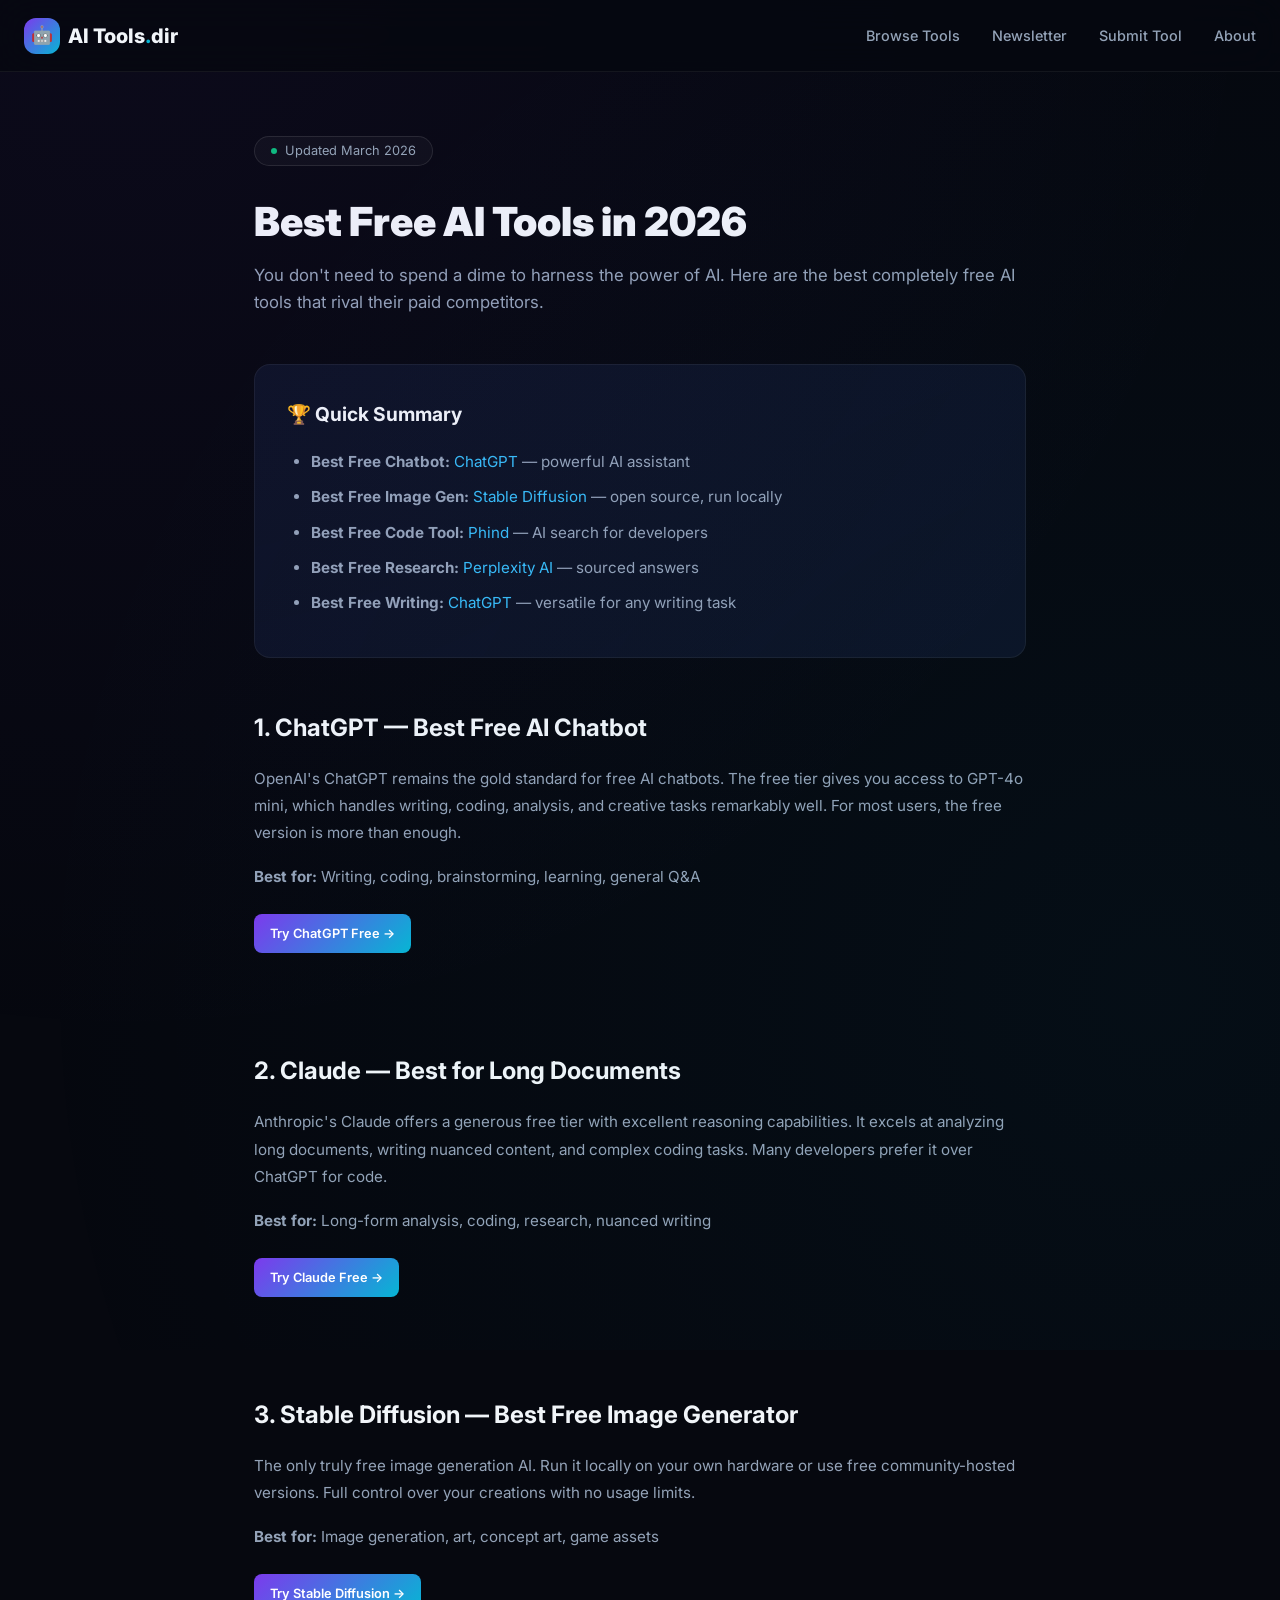
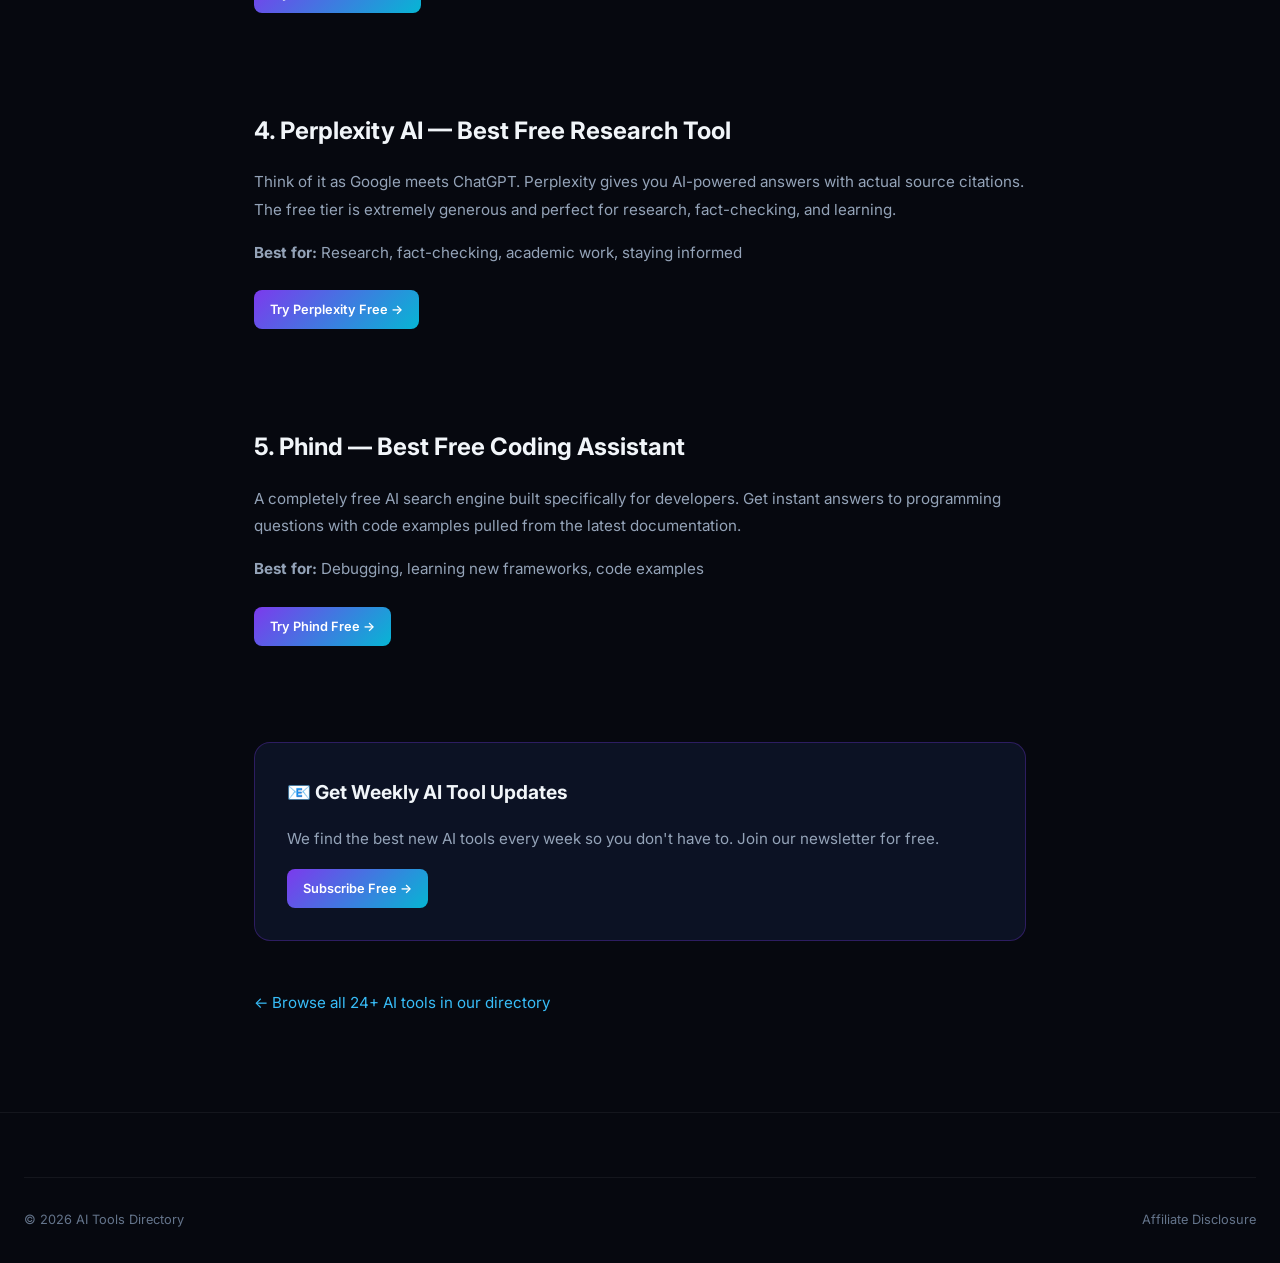
<file: pages/collections/best-free-ai-tools.html>
<!DOCTYPE html>
<html lang="en">
<head>
  <meta charset="UTF-8">
  <meta name="viewport" content="width=device-width, initial-scale=1.0">
  <title>Best Free AI Tools in 2026 — Top Free AI Software</title>
  <meta name="description" content="Discover the best free AI tools in 2026. From ChatGPT to Stable Diffusion, find powerful AI tools that cost nothing. Updated daily.">
  <meta name="keywords" content="best free AI tools, free AI software, free AI apps 2026, ChatGPT free, Stable Diffusion free">
  <link rel="canonical" href="https://earnest-strudel-fa4400.netlify.app/pages/collections/best-free-ai-tools.html">
  <link rel="icon" href="data:image/svg+xml,<svg xmlns=%22http://www.w3.org/2000/svg%22 viewBox=%220 0 100 100%22><text y=%22.9em%22 font-size=%2290%22>🤖</text></svg>">
  <link rel="stylesheet" href="../../css/style.css">

  <script type="application/ld+json">
  {
    "@context": "https://schema.org",
    "@type": "Article",
    "headline": "Best Free AI Tools in 2026",
    "description": "Curated list of the best free AI tools available in 2026",
    "datePublished": "2026-03-27",
    "author": {"@type": "Organization", "name": "AI Tools Directory"}
  }
  </script>
</head>
<body>

  <header class="header" role="banner">
    <div class="container header__inner">
      <a href="../../index.html" class="header__logo">
        <span class="header__logo-icon">🤖</span>
        <span>AI Tools<span style="color: var(--accent-secondary)">.</span>dir</span>
      </a>
      <nav class="header__nav" id="main-nav">
        <a href="../../index.html#tools">Browse Tools</a>
        <a href="../../index.html#newsletter">Newsletter</a>
        <a href="../submit.html">Submit Tool</a>
        <a href="../about.html">About</a>
      </nav>
      <button class="header__mobile-toggle" id="mobile-toggle" aria-label="Toggle menu">☰</button>
    </div>
  </header>

  <main class="page-content">
    <div class="container" style="max-width: 820px;">
      <div class="hero__badge" style="margin-bottom: var(--space-lg);">
        <span class="hero__badge-dot"></span>
        Updated March 2026
      </div>

      <h1 class="page-title">Best Free AI Tools in 2026</h1>
      <p class="page-subtitle" style="max-width: 100%;">
        You don't need to spend a dime to harness the power of AI. Here are the best 
        completely free AI tools that rival their paid competitors.
      </p>

      <article style="color: var(--text-secondary); line-height: 1.8; font-size: 0.95rem;">

        <div style="background: var(--bg-card); border: 1px solid var(--border-subtle); border-radius: var(--radius-lg); padding: var(--space-xl); margin-bottom: var(--space-2xl);">
          <h2 style="font-size: 1.2rem; color: var(--text-primary); margin-bottom: var(--space-md);">🏆 Quick Summary</h2>
          <ul style="padding-left: var(--space-lg);">
            <li style="margin-bottom: var(--space-sm);"><strong>Best Free Chatbot:</strong> <a href="https://chat.openai.com">ChatGPT</a> — powerful AI assistant</li>
            <li style="margin-bottom: var(--space-sm);"><strong>Best Free Image Gen:</strong> <a href="https://stability.ai">Stable Diffusion</a> — open source, run locally</li>
            <li style="margin-bottom: var(--space-sm);"><strong>Best Free Code Tool:</strong> <a href="https://phind.com">Phind</a> — AI search for developers</li>
            <li style="margin-bottom: var(--space-sm);"><strong>Best Free Research:</strong> <a href="https://perplexity.ai">Perplexity AI</a> — sourced answers</li>
            <li style="margin-bottom: var(--space-sm);"><strong>Best Free Writing:</strong> <a href="https://chat.openai.com">ChatGPT</a> — versatile for any writing task</li>
          </ul>
        </div>

        <h2 style="font-size: 1.5rem; color: var(--text-primary); margin: var(--space-2xl) 0 var(--space-md);">1. ChatGPT — Best Free AI Chatbot</h2>
        <p style="margin-bottom: var(--space-md);">OpenAI's ChatGPT remains the gold standard for free AI chatbots. The free tier gives you access to GPT-4o mini, which handles writing, coding, analysis, and creative tasks remarkably well. For most users, the free version is more than enough.</p>
        <p style="margin-bottom: var(--space-lg);"><strong>Best for:</strong> Writing, coding, brainstorming, learning, general Q&A</p>
        <a href="https://chat.openai.com" target="_blank" rel="noopener" class="tool-card__cta" style="display: inline-flex; margin-bottom: var(--space-2xl);">Try ChatGPT Free →</a>

        <h2 style="font-size: 1.5rem; color: var(--text-primary); margin: var(--space-2xl) 0 var(--space-md);">2. Claude — Best for Long Documents</h2>
        <p style="margin-bottom: var(--space-md);">Anthropic's Claude offers a generous free tier with excellent reasoning capabilities. It excels at analyzing long documents, writing nuanced content, and complex coding tasks. Many developers prefer it over ChatGPT for code.</p>
        <p style="margin-bottom: var(--space-lg);"><strong>Best for:</strong> Long-form analysis, coding, research, nuanced writing</p>
        <a href="https://claude.ai" target="_blank" rel="noopener" class="tool-card__cta" style="display: inline-flex; margin-bottom: var(--space-2xl);">Try Claude Free →</a>

        <h2 style="font-size: 1.5rem; color: var(--text-primary); margin: var(--space-2xl) 0 var(--space-md);">3. Stable Diffusion — Best Free Image Generator</h2>
        <p style="margin-bottom: var(--space-md);">The only truly free image generation AI. Run it locally on your own hardware or use free community-hosted versions. Full control over your creations with no usage limits.</p>
        <p style="margin-bottom: var(--space-lg);"><strong>Best for:</strong> Image generation, art, concept art, game assets</p>
        <a href="https://stability.ai" target="_blank" rel="noopener" class="tool-card__cta" style="display: inline-flex; margin-bottom: var(--space-2xl);">Try Stable Diffusion →</a>

        <h2 style="font-size: 1.5rem; color: var(--text-primary); margin: var(--space-2xl) 0 var(--space-md);">4. Perplexity AI — Best Free Research Tool</h2>
        <p style="margin-bottom: var(--space-md);">Think of it as Google meets ChatGPT. Perplexity gives you AI-powered answers with actual source citations. The free tier is extremely generous and perfect for research, fact-checking, and learning.</p>
        <p style="margin-bottom: var(--space-lg);"><strong>Best for:</strong> Research, fact-checking, academic work, staying informed</p>
        <a href="https://perplexity.ai" target="_blank" rel="noopener" class="tool-card__cta" style="display: inline-flex; margin-bottom: var(--space-2xl);">Try Perplexity Free →</a>

        <h2 style="font-size: 1.5rem; color: var(--text-primary); margin: var(--space-2xl) 0 var(--space-md);">5. Phind — Best Free Coding Assistant</h2>
        <p style="margin-bottom: var(--space-md);">A completely free AI search engine built specifically for developers. Get instant answers to programming questions with code examples pulled from the latest documentation.</p>
        <p style="margin-bottom: var(--space-lg);"><strong>Best for:</strong> Debugging, learning new frameworks, code examples</p>
        <a href="https://phind.com" target="_blank" rel="noopener" class="tool-card__cta" style="display: inline-flex; margin-bottom: var(--space-2xl);">Try Phind Free →</a>

        <div style="background: var(--bg-card); border: 1px solid var(--border-accent); border-radius: var(--radius-lg); padding: var(--space-xl); margin: var(--space-2xl) 0;">
          <h2 style="font-size: 1.2rem; color: var(--text-primary); margin-bottom: var(--space-md);">📧 Get Weekly AI Tool Updates</h2>
          <p style="margin-bottom: var(--space-md);">We find the best new AI tools every week so you don't have to. Join our newsletter for free.</p>
          <a href="../../index.html#newsletter" class="tool-card__cta" style="display: inline-flex;">Subscribe Free →</a>
        </div>

        <p style="margin-top: var(--space-2xl);">
          <a href="../../index.html">← Browse all 24+ AI tools in our directory</a>
        </p>
      </article>
    </div>
  </main>

  <footer class="footer">
    <div class="container">
      <div class="footer__bottom">
        <span>&copy; 2026 AI Tools Directory</span>
        <a href="../about.html#affiliate" style="color: var(--text-tertiary);">Affiliate Disclosure</a>
      </div>
    </div>
  </footer>

  <script>
    const toggle = document.getElementById('mobile-toggle');
    const nav = document.getElementById('main-nav');
    if (toggle && nav) {
      toggle.addEventListener('click', () => {
        nav.classList.toggle('mobile-open');
        toggle.textContent = nav.classList.contains('mobile-open') ? '✕' : '☰';
      });
    }
    window.addEventListener('scroll', () => {
      document.querySelector('.header').classList.toggle('scrolled', window.scrollY > 20);
    }, { passive: true });
  </script>
</body>
</html>
</file>
<file: css/style.css>
/* ============================================
   AI TOOLS DIRECTORY — Design System
   Premium dark mode with glassmorphism
   ============================================ */

/* --- Google Fonts --- */
@import url('https://fonts.googleapis.com/css2?family=Inter:wght@300;400;500;600;700;800;900&display=swap');

/* --- Design Tokens --- */
:root {
  /* Colors — Deep space palette */
  --bg-primary: #06080f;
  --bg-secondary: #0c1120;
  --bg-tertiary: #131a2e;
  --bg-card: rgba(17, 25, 50, 0.6);
  --bg-card-hover: rgba(25, 35, 65, 0.8);
  --bg-glass: rgba(255, 255, 255, 0.03);
  --bg-glass-hover: rgba(255, 255, 255, 0.06);

  /* Accent gradients */
  --accent-primary: #7c3aed;
  --accent-secondary: #06b6d4;
  --accent-tertiary: #f43f5e;
  --accent-success: #10b981;
  --gradient-primary: linear-gradient(135deg, #7c3aed, #06b6d4);
  --gradient-secondary: linear-gradient(135deg, #f43f5e, #f97316);
  --gradient-hero: linear-gradient(135deg, #7c3aed 0%, #06b6d4 50%, #10b981 100%);
  --gradient-card-border: linear-gradient(135deg, rgba(124, 58, 237, 0.3), rgba(6, 182, 212, 0.3));

  /* Text */
  --text-primary: #f1f5f9;
  --text-secondary: #94a3b8;
  --text-tertiary: #64748b;
  --text-accent: #a78bfa;
  --text-link: #38bdf8;

  /* Borders */
  --border-subtle: rgba(255, 255, 255, 0.06);
  --border-medium: rgba(255, 255, 255, 0.1);
  --border-accent: rgba(124, 58, 237, 0.3);

  /* Spacing */
  --space-xs: 0.25rem;
  --space-sm: 0.5rem;
  --space-md: 1rem;
  --space-lg: 1.5rem;
  --space-xl: 2rem;
  --space-2xl: 3rem;
  --space-3xl: 4rem;
  --space-4xl: 6rem;

  /* Radii */
  --radius-sm: 0.5rem;
  --radius-md: 0.75rem;
  --radius-lg: 1rem;
  --radius-xl: 1.5rem;
  --radius-full: 9999px;

  /* Shadows */
  --shadow-sm: 0 2px 8px rgba(0, 0, 0, 0.3);
  --shadow-md: 0 4px 16px rgba(0, 0, 0, 0.4);
  --shadow-lg: 0 8px 32px rgba(0, 0, 0, 0.5);
  --shadow-glow: 0 0 30px rgba(124, 58, 237, 0.15);
  --shadow-glow-cyan: 0 0 30px rgba(6, 182, 212, 0.15);

  /* Transitions */
  --transition-fast: 150ms ease;
  --transition-base: 250ms ease;
  --transition-slow: 400ms cubic-bezier(0.4, 0, 0.2, 1);

  /* Layout */
  --max-width: 1280px;
  --header-height: 72px;
}

/* --- Reset & Base --- */
*,
*::before,
*::after {
  margin: 0;
  padding: 0;
  box-sizing: border-box;
}

html {
  scroll-behavior: smooth;
  -webkit-font-smoothing: antialiased;
  -moz-osx-font-smoothing: grayscale;
}

body {
  font-family: 'Inter', -apple-system, BlinkMacSystemFont, 'Segoe UI', sans-serif;
  background: var(--bg-primary);
  color: var(--text-primary);
  line-height: 1.6;
  min-height: 100vh;
  overflow-x: hidden;
}

/* Ambient background glow */
body::before {
  content: '';
  position: fixed;
  top: -50%;
  left: -50%;
  width: 200%;
  height: 200%;
  background: radial-gradient(circle at 30% 20%, rgba(124, 58, 237, 0.06) 0%, transparent 50%),
              radial-gradient(circle at 70% 80%, rgba(6, 182, 212, 0.04) 0%, transparent 50%);
  pointer-events: none;
  z-index: 0;
}

a {
  color: var(--text-link);
  text-decoration: none;
  transition: color var(--transition-fast);
}

a:hover {
  color: var(--accent-secondary);
}

img {
  max-width: 100%;
  display: block;
}

/* --- Utilities --- */
.container {
  width: 100%;
  max-width: var(--max-width);
  margin: 0 auto;
  padding: 0 var(--space-lg);
}

.sr-only {
  position: absolute;
  width: 1px;
  height: 1px;
  padding: 0;
  margin: -1px;
  overflow: hidden;
  clip: rect(0, 0, 0, 0);
  white-space: nowrap;
  border-width: 0;
}

/* --- Animations --- */
@keyframes fadeInUp {
  from {
    opacity: 0;
    transform: translateY(30px);
  }
  to {
    opacity: 1;
    transform: translateY(0);
  }
}

@keyframes fadeIn {
  from { opacity: 0; }
  to { opacity: 1; }
}

@keyframes shimmer {
  0% { background-position: -200% 0; }
  100% { background-position: 200% 0; }
}

@keyframes pulse-glow {
  0%, 100% { box-shadow: 0 0 20px rgba(124, 58, 237, 0.1); }
  50% { box-shadow: 0 0 40px rgba(124, 58, 237, 0.25); }
}

@keyframes gradient-text {
  0% { background-position: 0% 50%; }
  50% { background-position: 100% 50%; }
  100% { background-position: 0% 50%; }
}

@keyframes float {
  0%, 100% { transform: translateY(0px); }
  50% { transform: translateY(-6px); }
}

.animate-in {
  animation: fadeInUp 0.6s ease forwards;
  opacity: 0;
}

.animate-in:nth-child(2) { animation-delay: 0.1s; }
.animate-in:nth-child(3) { animation-delay: 0.15s; }
.animate-in:nth-child(4) { animation-delay: 0.2s; }
.animate-in:nth-child(5) { animation-delay: 0.25s; }
.animate-in:nth-child(6) { animation-delay: 0.3s; }

/* ============================================
   HEADER / NAV
   ============================================ */
.header {
  position: fixed;
  top: 0;
  left: 0;
  right: 0;
  height: var(--header-height);
  background: rgba(6, 8, 15, 0.8);
  backdrop-filter: blur(20px);
  -webkit-backdrop-filter: blur(20px);
  border-bottom: 1px solid var(--border-subtle);
  z-index: 1000;
  transition: background var(--transition-base);
}

.header.scrolled {
  background: rgba(6, 8, 15, 0.95);
  box-shadow: var(--shadow-md);
}

.header__inner {
  display: flex;
  align-items: center;
  justify-content: space-between;
  height: 100%;
}

.header__logo {
  display: flex;
  align-items: center;
  gap: var(--space-sm);
  font-size: 1.25rem;
  font-weight: 800;
  color: var(--text-primary);
  text-decoration: none;
}

.header__logo-icon {
  width: 36px;
  height: 36px;
  background: var(--gradient-primary);
  border-radius: var(--radius-md);
  display: flex;
  align-items: center;
  justify-content: center;
  font-size: 1.1rem;
}

.header__nav {
  display: flex;
  align-items: center;
  gap: var(--space-xl);
}

.header__nav a {
  color: var(--text-secondary);
  font-size: 0.9rem;
  font-weight: 500;
  transition: color var(--transition-fast);
  position: relative;
}

.header__nav a::after {
  content: '';
  position: absolute;
  bottom: -4px;
  left: 0;
  width: 0;
  height: 2px;
  background: var(--gradient-primary);
  transition: width var(--transition-base);
}

.header__nav a:hover {
  color: var(--text-primary);
}

.header__nav a:hover::after {
  width: 100%;
}

.header__cta {
  padding: var(--space-sm) var(--space-lg);
  background: var(--gradient-primary);
  border: none;
  border-radius: var(--radius-full);
  color: white;
  font-weight: 600;
  font-size: 0.85rem;
  cursor: pointer;
  transition: transform var(--transition-fast), box-shadow var(--transition-fast);
  text-decoration: none;
}

.header__cta:hover {
  transform: translateY(-1px);
  box-shadow: var(--shadow-glow);
  color: white;
}

/* Mobile menu */
.header__mobile-toggle {
  display: none;
  background: none;
  border: none;
  color: var(--text-primary);
  font-size: 1.5rem;
  cursor: pointer;
}

/* ============================================
   HERO SECTION
   ============================================ */
.hero {
  padding: calc(var(--header-height) + var(--space-4xl)) 0 var(--space-4xl);
  text-align: center;
  position: relative;
  overflow: hidden;
}

/* Animated orbs */
.hero::before,
.hero::after {
  content: '';
  position: absolute;
  border-radius: 50%;
  filter: blur(80px);
  opacity: 0.4;
  pointer-events: none;
}

.hero::before {
  width: 500px;
  height: 500px;
  background: rgba(124, 58, 237, 0.15);
  top: -100px;
  left: -100px;
  animation: float 8s ease-in-out infinite;
}

.hero::after {
  width: 400px;
  height: 400px;
  background: rgba(6, 182, 212, 0.12);
  bottom: -50px;
  right: -50px;
  animation: float 10s ease-in-out infinite reverse;
}

.hero__badge {
  display: inline-flex;
  align-items: center;
  gap: var(--space-sm);
  padding: var(--space-xs) var(--space-md);
  background: var(--bg-glass);
  border: 1px solid var(--border-medium);
  border-radius: var(--radius-full);
  font-size: 0.8rem;
  color: var(--text-secondary);
  margin-bottom: var(--space-xl);
  animation: fadeInUp 0.6s ease forwards;
}

.hero__badge-dot {
  width: 6px;
  height: 6px;
  background: var(--accent-success);
  border-radius: 50%;
  animation: pulse-glow 2s ease infinite;
}

.hero__title {
  font-size: clamp(2.5rem, 6vw, 4.5rem);
  font-weight: 900;
  line-height: 1.1;
  margin-bottom: var(--space-lg);
  animation: fadeInUp 0.6s ease 0.1s forwards;
  opacity: 0;
}

.hero__title-gradient {
  background: var(--gradient-hero);
  background-size: 200% 200%;
  -webkit-background-clip: text;
  background-clip: text;
  -webkit-text-fill-color: transparent;
  animation: gradient-text 4s ease infinite;
}

.hero__subtitle {
  font-size: clamp(1rem, 2vw, 1.25rem);
  color: var(--text-secondary);
  max-width: 600px;
  margin: 0 auto var(--space-2xl);
  line-height: 1.7;
  animation: fadeInUp 0.6s ease 0.2s forwards;
  opacity: 0;
}

/* Search bar */
.hero__search {
  max-width: 560px;
  margin: 0 auto;
  position: relative;
  animation: fadeInUp 0.6s ease 0.3s forwards;
  opacity: 0;
}

.hero__search-input {
  width: 100%;
  padding: var(--space-md) var(--space-xl);
  padding-left: 3.2rem;
  background: var(--bg-card);
  border: 1px solid var(--border-medium);
  border-radius: var(--radius-full);
  color: var(--text-primary);
  font-size: 1rem;
  font-family: inherit;
  outline: none;
  transition: border-color var(--transition-base), box-shadow var(--transition-base);
}

.hero__search-input::placeholder {
  color: var(--text-tertiary);
}

.hero__search-input:focus {
  border-color: var(--accent-primary);
  box-shadow: var(--shadow-glow);
}

.hero__search-icon {
  position: absolute;
  left: var(--space-lg);
  top: 50%;
  transform: translateY(-50%);
  color: var(--text-tertiary);
  font-size: 1rem;
  pointer-events: none;
}

.hero__stats {
  display: flex;
  justify-content: center;
  gap: var(--space-2xl);
  margin-top: var(--space-2xl);
  animation: fadeInUp 0.6s ease 0.4s forwards;
  opacity: 0;
}

.hero__stat {
  text-align: center;
}

.hero__stat-value {
  display: block;
  font-size: 1.75rem;
  font-weight: 800;
  background: var(--gradient-primary);
  -webkit-background-clip: text;
  background-clip: text;
  -webkit-text-fill-color: transparent;
}

.hero__stat-label {
  font-size: 0.8rem;
  color: var(--text-tertiary);
  text-transform: uppercase;
  letter-spacing: 0.05em;
  margin-top: var(--space-xs);
}

/* ============================================
   CATEGORY FILTERS
   ============================================ */
.categories {
  padding: var(--space-xl) 0;
  position: relative;
  z-index: 1;
}

.categories__list {
  display: flex;
  gap: var(--space-sm);
  overflow-x: auto;
  padding-bottom: var(--space-sm);
  scrollbar-width: none;
  -ms-overflow-style: none;
}

.categories__list::-webkit-scrollbar {
  display: none;
}

.category-pill {
  flex-shrink: 0;
  padding: var(--space-sm) var(--space-lg);
  background: var(--bg-glass);
  border: 1px solid var(--border-subtle);
  border-radius: var(--radius-full);
  color: var(--text-secondary);
  font-size: 0.85rem;
  font-weight: 500;
  cursor: pointer;
  transition: all var(--transition-base);
  white-space: nowrap;
  font-family: inherit;
}

.category-pill:hover {
  background: var(--bg-glass-hover);
  border-color: var(--border-medium);
  color: var(--text-primary);
  transform: translateY(-1px);
}

.category-pill.active {
  background: var(--gradient-primary);
  border-color: transparent;
  color: white;
  box-shadow: var(--shadow-glow);
}

/* ============================================
   TOOLS GRID
   ============================================ */
.tools-section {
  padding: var(--space-xl) 0 var(--space-4xl);
  position: relative;
  z-index: 1;
}

.tools-section__header {
  display: flex;
  align-items: center;
  justify-content: space-between;
  margin-bottom: var(--space-xl);
}

.tools-section__title {
  font-size: 1.5rem;
  font-weight: 700;
}

.tools-section__count {
  color: var(--text-tertiary);
  font-size: 0.9rem;
}

.tools-section__sort {
  display: flex;
  align-items: center;
  gap: var(--space-sm);
}

.tools-section__sort label {
  font-size: 0.85rem;
  color: var(--text-tertiary);
}

.tools-section__sort select {
  background: var(--bg-card);
  border: 1px solid var(--border-subtle);
  border-radius: var(--radius-sm);
  color: var(--text-primary);
  padding: var(--space-xs) var(--space-sm);
  font-family: inherit;
  font-size: 0.85rem;
  cursor: pointer;
  outline: none;
}

.tools-grid {
  display: grid;
  grid-template-columns: repeat(auto-fill, minmax(340px, 1fr));
  gap: var(--space-lg);
}

/* Tool Card */
.tool-card {
  position: relative;
  background: var(--bg-card);
  border: 1px solid var(--border-subtle);
  border-radius: var(--radius-lg);
  padding: var(--space-xl);
  transition: all var(--transition-slow);
  cursor: default;
  overflow: hidden;
}

/* Gradient border glow on hover */
.tool-card::before {
  content: '';
  position: absolute;
  inset: 0;
  border-radius: var(--radius-lg);
  padding: 1px;
  background: var(--gradient-card-border);
  -webkit-mask: linear-gradient(#fff 0 0) content-box, linear-gradient(#fff 0 0);
  mask: linear-gradient(#fff 0 0) content-box, linear-gradient(#fff 0 0);
  -webkit-mask-composite: xor;
  mask-composite: exclude;
  opacity: 0;
  transition: opacity var(--transition-slow);
  pointer-events: none;
}

.tool-card:hover {
  background: var(--bg-card-hover);
  transform: translateY(-4px);
  box-shadow: var(--shadow-lg);
}

.tool-card:hover::before {
  opacity: 1;
}

.tool-card__header {
  display: flex;
  align-items: flex-start;
  justify-content: space-between;
  margin-bottom: var(--space-md);
}

.tool-card__icon {
  width: 48px;
  height: 48px;
  border-radius: var(--radius-md);
  display: flex;
  align-items: center;
  justify-content: center;
  font-size: 1.4rem;
  flex-shrink: 0;
}

.tool-card__badges {
  display: flex;
  gap: var(--space-xs);
  flex-wrap: wrap;
}

.tool-card__badge {
  padding: 2px var(--space-sm);
  border-radius: var(--radius-full);
  font-size: 0.7rem;
  font-weight: 600;
  text-transform: uppercase;
  letter-spacing: 0.05em;
}

.badge--free {
  background: rgba(16, 185, 129, 0.15);
  color: #34d399;
  border: 1px solid rgba(16, 185, 129, 0.3);
}

.badge--freemium {
  background: rgba(59, 130, 246, 0.15);
  color: #60a5fa;
  border: 1px solid rgba(59, 130, 246, 0.3);
}

.badge--paid {
  background: rgba(244, 63, 94, 0.15);
  color: #fb7185;
  border: 1px solid rgba(244, 63, 94, 0.3);
}

.badge--featured {
  background: rgba(251, 191, 36, 0.15);
  color: #fbbf24;
  border: 1px solid rgba(251, 191, 36, 0.3);
}

.tool-card__name {
  font-size: 1.15rem;
  font-weight: 700;
  margin-bottom: var(--space-xs);
  color: var(--text-primary);
}

.tool-card__category {
  font-size: 0.75rem;
  color: var(--text-accent);
  font-weight: 500;
  text-transform: uppercase;
  letter-spacing: 0.05em;
  margin-bottom: var(--space-sm);
}

.tool-card__description {
  font-size: 0.88rem;
  color: var(--text-secondary);
  line-height: 1.6;
  margin-bottom: var(--space-lg);
  display: -webkit-box;
  -webkit-line-clamp: 3;
  -webkit-box-orient: vertical;
  overflow: hidden;
}

.tool-card__tags {
  display: flex;
  gap: var(--space-xs);
  flex-wrap: wrap;
  margin-bottom: var(--space-lg);
}

.tool-card__tag {
  padding: 2px var(--space-sm);
  background: var(--bg-glass);
  border: 1px solid var(--border-subtle);
  border-radius: var(--radius-sm);
  font-size: 0.72rem;
  color: var(--text-tertiary);
}

.tool-card__footer {
  display: flex;
  align-items: center;
  justify-content: space-between;
  padding-top: var(--space-md);
  border-top: 1px solid var(--border-subtle);
}

.tool-card__rating {
  display: flex;
  align-items: center;
  gap: var(--space-xs);
  font-size: 0.85rem;
  color: var(--text-secondary);
}

.tool-card__rating-stars {
  color: #fbbf24;
}

.tool-card__cta {
  position: relative;
  z-index: 2;
  display: inline-flex;
  align-items: center;
  gap: var(--space-xs);
  padding: var(--space-sm) var(--space-md);
  background: var(--gradient-primary);
  border: none;
  border-radius: var(--radius-sm);
  color: white;
  font-size: 0.8rem;
  font-weight: 600;
  text-decoration: none;
  cursor: pointer;
  transition: transform var(--transition-fast), box-shadow var(--transition-fast);
}

.tool-card__cta:hover {
  transform: translateY(-1px);
  box-shadow: var(--shadow-glow);
  color: white;
}

.tool-card__cta-arrow {
  transition: transform var(--transition-fast);
}

.tool-card__cta:hover .tool-card__cta-arrow {
  transform: translateX(3px);
}

/* Empty state */
.tools-empty {
  text-align: center;
  padding: var(--space-4xl) var(--space-xl);
  color: var(--text-tertiary);
}

.tools-empty__icon {
  font-size: 3rem;
  margin-bottom: var(--space-md);
}

.tools-empty__text {
  font-size: 1.1rem;
  margin-bottom: var(--space-sm);
}

.tools-empty__sub {
  font-size: 0.9rem;
}

/* ============================================
   NEWSLETTER SECTION
   ============================================ */
.newsletter {
  padding: var(--space-4xl) 0;
  position: relative;
  z-index: 1;
}

.newsletter__card {
  background: var(--bg-card);
  border: 1px solid var(--border-medium);
  border-radius: var(--radius-xl);
  padding: var(--space-3xl);
  text-align: center;
  position: relative;
  overflow: hidden;
}

.newsletter__card::before {
  content: '';
  position: absolute;
  inset: 0;
  background: radial-gradient(circle at top center, rgba(124, 58, 237, 0.08) 0%, transparent 60%);
  pointer-events: none;
}

.newsletter__title {
  font-size: 1.75rem;
  font-weight: 800;
  margin-bottom: var(--space-sm);
}

.newsletter__subtitle {
  color: var(--text-secondary);
  font-size: 1rem;
  margin-bottom: var(--space-xl);
  max-width: 480px;
  margin-left: auto;
  margin-right: auto;
}

.newsletter__form {
  display: flex;
  gap: var(--space-sm);
  max-width: 440px;
  margin: 0 auto;
}

.newsletter__input {
  flex: 1;
  padding: var(--space-md) var(--space-lg);
  background: var(--bg-secondary);
  border: 1px solid var(--border-subtle);
  border-radius: var(--radius-sm);
  color: var(--text-primary);
  font-size: 0.9rem;
  font-family: inherit;
  outline: none;
  transition: border-color var(--transition-base);
}

.newsletter__input:focus {
  border-color: var(--accent-primary);
}

.newsletter__input::placeholder {
  color: var(--text-tertiary);
}

.newsletter__button {
  padding: var(--space-md) var(--space-xl);
  background: var(--gradient-primary);
  border: none;
  border-radius: var(--radius-sm);
  color: white;
  font-weight: 600;
  font-size: 0.9rem;
  cursor: pointer;
  transition: transform var(--transition-fast), box-shadow var(--transition-fast);
  white-space: nowrap;
  font-family: inherit;
}

.newsletter__button:hover {
  transform: translateY(-1px);
  box-shadow: var(--shadow-glow);
}

.newsletter__disclaimer {
  font-size: 0.75rem;
  color: var(--text-tertiary);
  margin-top: var(--space-md);
}

.newsletter__success {
  display: none;
  color: var(--accent-success);
  font-weight: 500;
  margin-top: var(--space-md);
}

.newsletter__success.visible {
  display: block;
  animation: fadeInUp 0.4s ease forwards;
}

/* ============================================
   FOOTER
   ============================================ */
.footer {
  padding: var(--space-3xl) 0 var(--space-xl);
  border-top: 1px solid var(--border-subtle);
  position: relative;
  z-index: 1;
}

.footer__inner {
  display: grid;
  grid-template-columns: 2fr 1fr 1fr 1fr;
  gap: var(--space-2xl);
  margin-bottom: var(--space-2xl);
}

.footer__brand-desc {
  color: var(--text-tertiary);
  font-size: 0.85rem;
  margin-top: var(--space-md);
  line-height: 1.6;
  max-width: 280px;
}

.footer__heading {
  font-size: 0.8rem;
  font-weight: 700;
  text-transform: uppercase;
  letter-spacing: 0.08em;
  color: var(--text-primary);
  margin-bottom: var(--space-md);
}

.footer__links {
  list-style: none;
}

.footer__links li {
  margin-bottom: var(--space-sm);
}

.footer__links a {
  color: var(--text-tertiary);
  font-size: 0.85rem;
  transition: color var(--transition-fast);
}

.footer__links a:hover {
  color: var(--text-primary);
}

.footer__bottom {
  display: flex;
  align-items: center;
  justify-content: space-between;
  padding-top: var(--space-xl);
  border-top: 1px solid var(--border-subtle);
  font-size: 0.8rem;
  color: var(--text-tertiary);
}

.footer__socials {
  display: flex;
  gap: var(--space-md);
}

.footer__socials a {
  color: var(--text-tertiary);
  font-size: 1.1rem;
}

.footer__socials a:hover {
  color: var(--text-primary);
}

/* ============================================
   SUBMIT PAGE STYLES
   ============================================ */
.page-content {
  padding: calc(var(--header-height) + var(--space-3xl)) 0 var(--space-4xl);
  min-height: calc(100vh - 200px);
}

.page-title {
  font-size: 2.5rem;
  font-weight: 900;
  margin-bottom: var(--space-sm);
}

.page-subtitle {
  color: var(--text-secondary);
  font-size: 1.05rem;
  margin-bottom: var(--space-2xl);
  max-width: 600px;
}

.form-card {
  background: var(--bg-card);
  border: 1px solid var(--border-subtle);
  border-radius: var(--radius-lg);
  padding: var(--space-2xl);
  max-width: 640px;
}

.form-group {
  margin-bottom: var(--space-lg);
}

.form-group label {
  display: block;
  font-size: 0.85rem;
  font-weight: 600;
  color: var(--text-primary);
  margin-bottom: var(--space-sm);
}

.form-group input,
.form-group select,
.form-group textarea {
  width: 100%;
  padding: var(--space-md);
  background: var(--bg-secondary);
  border: 1px solid var(--border-subtle);
  border-radius: var(--radius-sm);
  color: var(--text-primary);
  font-size: 0.9rem;
  font-family: inherit;
  outline: none;
  transition: border-color var(--transition-base);
}

.form-group input:focus,
.form-group select:focus,
.form-group textarea:focus {
  border-color: var(--accent-primary);
}

.form-group textarea {
  resize: vertical;
  min-height: 120px;
}

.form-submit {
  padding: var(--space-md) var(--space-2xl);
  background: var(--gradient-primary);
  border: none;
  border-radius: var(--radius-sm);
  color: white;
  font-weight: 600;
  font-size: 0.95rem;
  cursor: pointer;
  transition: transform var(--transition-fast), box-shadow var(--transition-fast);
  font-family: inherit;
}

.form-submit:hover {
  transform: translateY(-1px);
  box-shadow: var(--shadow-glow);
}

/* ============================================
   RESPONSIVE
   ============================================ */
@media (max-width: 1024px) {
  .footer__inner {
    grid-template-columns: 1fr 1fr;
  }
}

@media (max-width: 768px) {
  .header__nav {
    display: none;
  }

  .header__mobile-toggle {
    display: block;
  }

  /* Mobile nav overlay */
  .header__nav.mobile-open {
    display: flex;
    flex-direction: column;
    position: fixed;
    top: var(--header-height);
    left: 0;
    right: 0;
    bottom: 0;
    background: rgba(6, 8, 15, 0.98);
    backdrop-filter: blur(20px);
    padding: var(--space-2xl);
    gap: var(--space-lg);
    z-index: 999;
    animation: fadeIn 0.2s ease;
  }

  .header__nav.mobile-open a {
    font-size: 1.2rem;
  }

  .hero {
    padding-top: calc(var(--header-height) + var(--space-2xl));
  }

  .hero__stats {
    gap: var(--space-lg);
  }

  .tools-grid {
    grid-template-columns: 1fr;
  }

  .newsletter__form {
    flex-direction: column;
  }

  .footer__inner {
    grid-template-columns: 1fr;
    gap: var(--space-xl);
  }

  .footer__bottom {
    flex-direction: column;
    gap: var(--space-md);
    text-align: center;
  }

  .tools-section__header {
    flex-direction: column;
    align-items: flex-start;
    gap: var(--space-md);
  }
}

@media (max-width: 480px) {
  .hero__title {
    font-size: 2rem;
  }

  .tool-card {
    padding: var(--space-lg);
  }

  .newsletter__card {
    padding: var(--space-xl);
  }

  .page-title {
    font-size: 1.75rem;
  }
}
</file>
